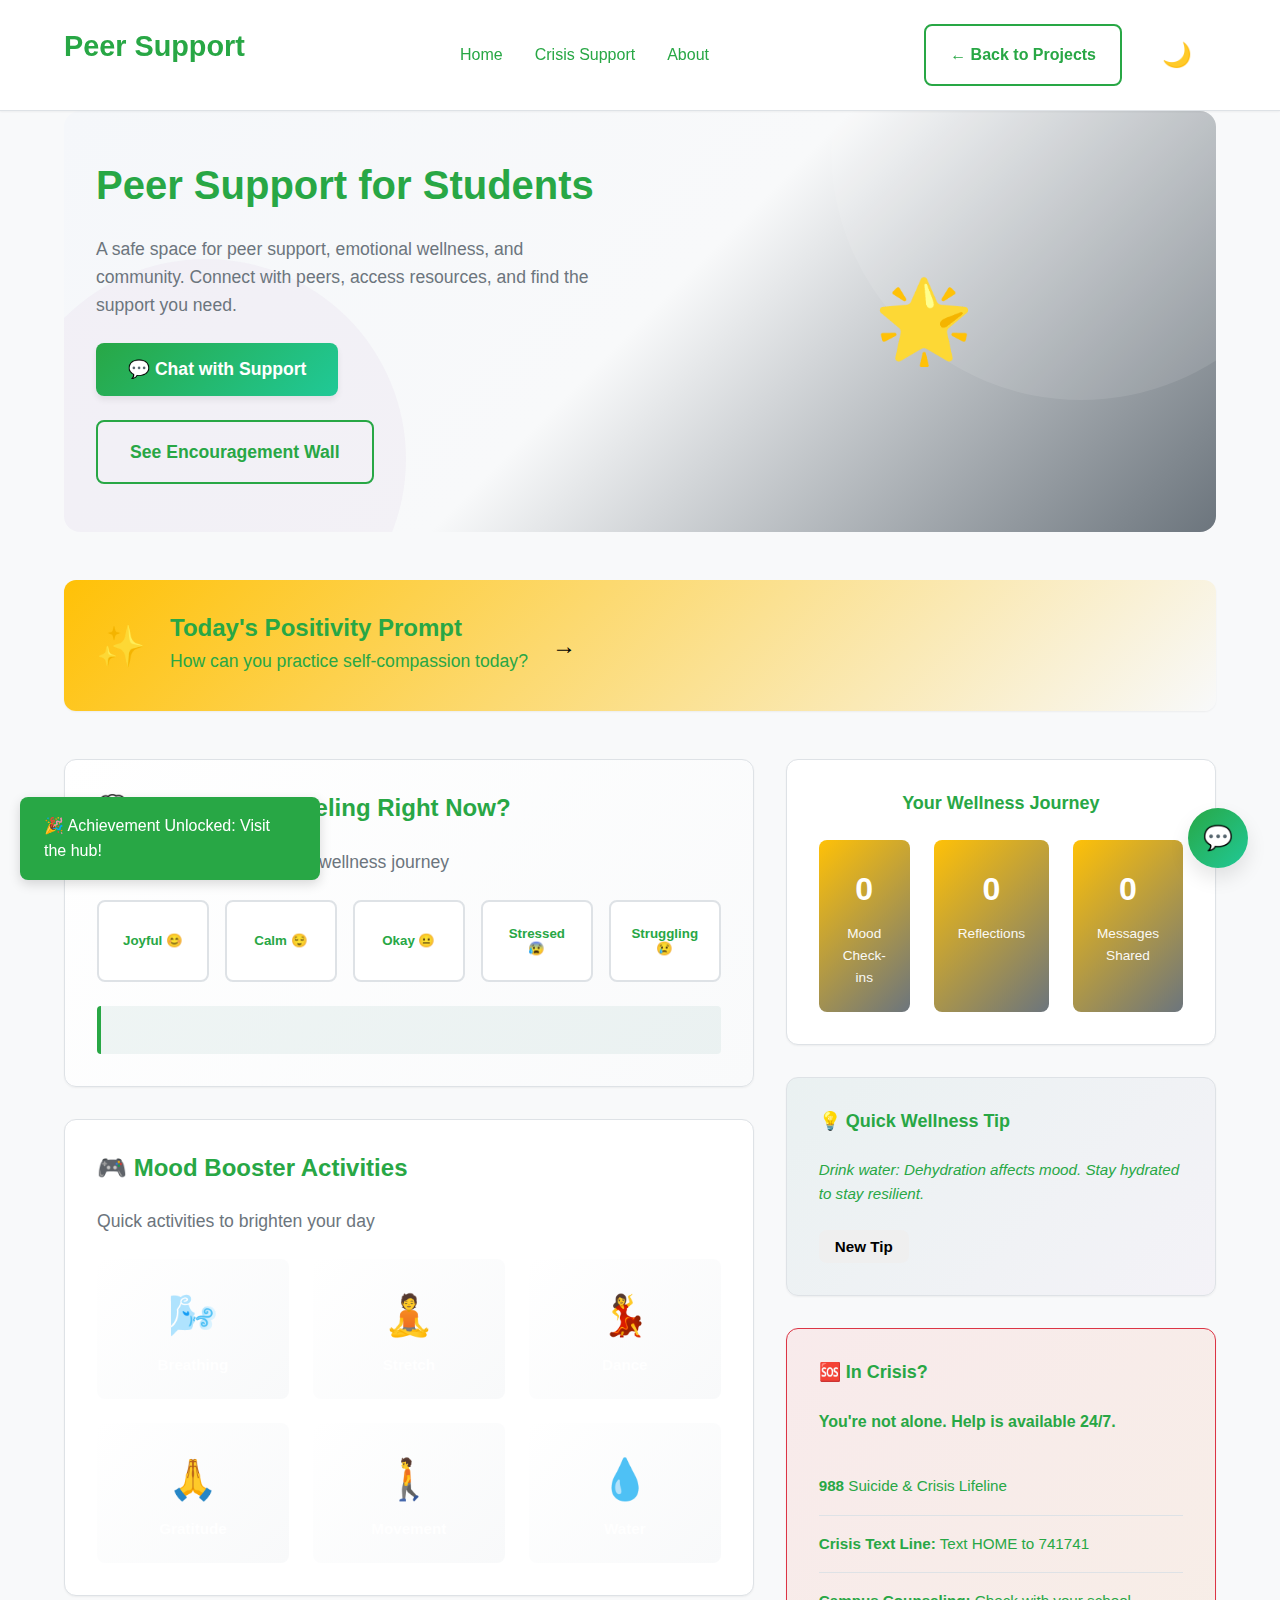
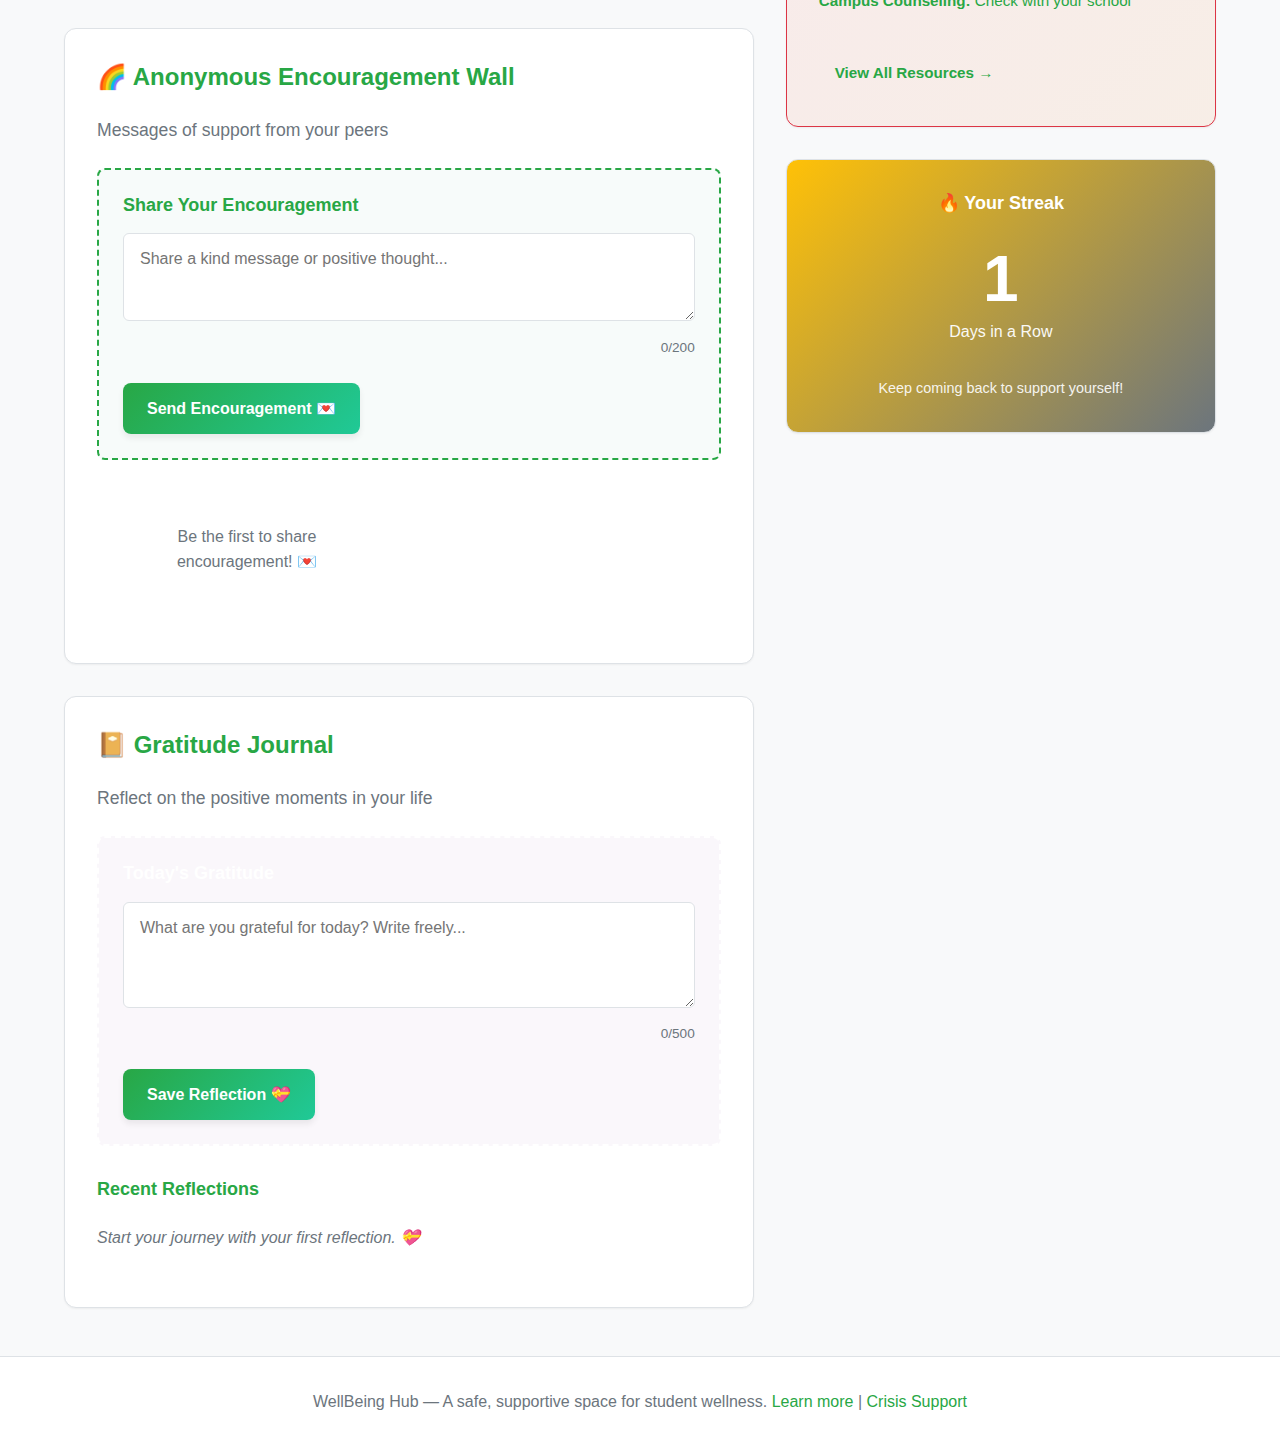
<file: Hwee/c240-project-website/index.html>
<!doctype html>
<html lang="en">

<head>
    <meta charset="utf-8">
    <meta name="viewport" content="width=device-width,initial-scale=1">
    <title>Peer Support - Republic Polytechnic Singapore</title>
    <link rel="stylesheet" href="css/styles.css">
</head>

<body>
    <header class="site-header" role="banner">
        <div class="container header-inner">
            <h1 class="site-title"><a href="index.html">Peer Support</a></h1>
            <nav class="site-nav" aria-label="Main navigation">
                <a href="index.html">Home</a>
                <a href="resources.html">Crisis Support</a>
                <a href="about.html">About</a>
            </nav>
            <div class="header-actions">
                <a href="http://localhost:8000/index.html" class="btn btn-ghost" aria-label="Back to project selection">← Back to Projects</a>
                <button id="themeToggle" class="btn btn-icon" aria-pressed="false"
                    aria-label="Toggle dark mode">🌙</button>
                <button id="navToggle" class="nav-toggle" aria-label="Open menu" aria-expanded="false">☰</button>
            </div>
        </div>
    </header>

    <main class="container main" id="main">
        <!-- Hero Section with Chatbot CTA -->
        <section class="hero hero-wellness">
            <div class="hero-inner">
                <div class="hero-copy">
                    <h2>Peer Support for Students</h2>
                    <p class="lead">A safe space for peer support, emotional wellness, and community. Connect with peers, access resources, and find the support you need.</p>
                    <div class="hero-ctas">
                        <button id="openChatBtn" class="btn btn-large btn-primary">💬 Chat with Support</button>
                        <a class="btn btn-large btn-ghost" href="#encouragement">See Encouragement Wall</a>
                    </div>
                </div>
                <div class="hero-media" aria-hidden="true">
                    <div class="hero-illustration">🌟</div>
                </div>
            </div>
        </section>

        <!-- Daily Positivity Prompt -->
        <section class="positivity-prompt card">
            <div class="prompt-content">
                <span class="prompt-icon">✨</span>
                <div class="prompt-text">
                    <h3>Today's Positivity Prompt</h3>
                    <p id="dailyPrompt" class="prompt-message">What's one small thing you're grateful for today?</p>
                </div>
                <button id="nextPrompt" class="btn-icon" aria-label="Next prompt">→</button>
            </div>
        </section>

        <!-- Two Column Layout -->
        <div class="grid">
            <div class="col main-col">

                <!-- Mood Check-in -->
                <section id="mood" class="card mood-card" aria-labelledby="moodLabel">
                    <h3 id="moodLabel">💭 How Are You Feeling Right Now?</h3>
                    <p class="lead">Quick check-in to track your wellness journey</p>
                    <div class="mood-options" id="moodOptions" role="radiogroup" aria-label="Mood selector">
                        <button class="mood" data-mood="joyful">Joyful 😊</button>
                        <button class="mood" data-mood="calm">Calm 😌</button>
                        <button class="mood" data-mood="okay">Okay 😐</button>
                        <button class="mood" data-mood="stressed">Stressed 😰</button>
                        <button class="mood" data-mood="struggling">Struggling 😢</button>
                    </div>
                    <div id="moodResponse" class="mood-response" aria-live="polite" role="status"></div>
                </section>

                <!-- Mood Booster Activities -->
                <section class="card activities-card">
                    <h3>🎮 Mood Booster Activities</h3>
                    <p class="lead">Quick activities to brighten your day</p>
                    <div class="activities-grid" id="activitiesGrid"></div>
                </section>

                <!-- Anonymous Encouragement Wall -->
                <section id="encouragement" class="card encouragement-card">
                    <h3>🌈 Anonymous Encouragement Wall</h3>
                    <p class="lead">Messages of support from your peers</p>

                    <div class="encouragement-form">
                        <h4>Share Your Encouragement</h4>
                        <textarea id="encouragementInput" placeholder="Share a kind message or positive thought..."
                            maxlength="200" rows="3"></textarea>
                        <p class="char-count"><span id="charCount">0</span>/200</p>
                        <button id="submitEncouragement" class="btn btn-primary">Send Encouragement 💌</button>
                    </div>

                    <div id="encouragementWall" class="encouragement-wall"></div>
                </section>

                <!-- Gratitude Journal -->
                <section class="card gratitude-card">
                    <h3>📔 Gratitude Journal</h3>
                    <p class="lead">Reflect on the positive moments in your life</p>

                    <div class="gratitude-form">
                        <h4>Today's Gratitude</h4>
                        <textarea id="gratitudeInput" placeholder="What are you grateful for today? Write freely..."
                            maxlength="500" rows="4"></textarea>
                        <p class="char-count"><span id="gratCount">0</span>/500</p>
                        <button id="submitGratitude" class="btn btn-primary">Save Reflection 💝</button>
                    </div>

                    <div class="gratitude-history">
                        <h4>Recent Reflections</h4>
                        <div id="gratitudeList" class="gratitude-list"></div>
                    </div>
                </section>

            </div>

            <!-- Sidebar -->
            <aside class="col sidebar-col">

                <!-- Wellness Stats -->
                <div class="card stats-card">
                    <h4>Your Wellness Journey</h4>
                    <div class="stat-grid">
                        <div class="stat-item">
                            <div class="stat-number" id="statMoodChecks">0</div>
                            <div class="stat-label">Mood Check-ins</div>
                        </div>
                        <div class="stat-item">
                            <div class="stat-number" id="statGratitude">0</div>
                            <div class="stat-label">Reflections</div>
                        </div>
                        <div class="stat-item">
                            <div class="stat-number" id="statEncouragement">0</div>
                            <div class="stat-label">Messages Shared</div>
                        </div>
                    </div>
                </div>

                <!-- Quick Wellness Tips -->
                <div class="card tips-card">
                    <h4>💡 Quick Wellness Tip</h4>
                    <p id="wellnessTip" class="tip-text"></p>
                    <button id="nextTip" class="btn btn-small ghost">New Tip</button>
                </div>

                <!-- Crisis Support -->
                <div class="card crisis-card">
                    <h4>🆘 In Crisis?</h4>
                    <p class="crisis-text">You're not alone. Help is available 24/7.</p>
                    <ul class="crisis-list">
                        <li><strong>988</strong> Suicide & Crisis Lifeline</li>
                        <li><strong>Crisis Text Line:</strong> Text HOME to 741741</li>
                        <li><strong>Campus Counseling:</strong> Check with your school</li>
                    </ul>
                    <a href="resources.html" class="btn btn-small ghost">View All Resources →</a>
                </div>

                <!-- Streak Tracker -->
                <div class="card streak-card">
                    <h4>🔥 Your Streak</h4>
                    <div class="streak-display">
                        <div class="streak-number" id="streakCount">0</div>
                        <div class="streak-label">Days in a Row</div>
                    </div>
                    <p class="streak-message">Keep coming back to support yourself!</p>
                </div>

            </aside>
        </div>

    </main>

    <!-- Flowise Chatbot Configuration -->
    <script>
        const FLOWISE_CONFIG = {
            apiHost: "https://cloud.flowiseai.com",
            chatflowId: "e4723add-ad6f-4995-aca3-bfa8af411463",
            headers: {
                "Content-Type": "application/json"
            }
        };
    </script>

    <!-- Chatbot Widget HTML -->
    <div id="chatbotWidget" class="chatbot-widget" role="region" aria-label="Support chatbot">
        <button id="chatToggle" class="chat-toggle" aria-label="Open support chat" aria-expanded="false">💬</button>

        <div id="chatPanel" class="chat-panel" hidden>
            <div class="chat-header">
                <h3>Support Chat</h3>
                <button id="chatClose" class="btn-icon" aria-label="Close chat">✕</button>
            </div>
            <div id="chatMessages" class="chat-messages" role="log" aria-label="Chat messages"></div>
            <div class="chat-input">
                <textarea id="chatInput" placeholder="How are you feeling? I'm here to listen..." rows="2"></textarea>
                <button id="chatSend" class="btn btn-small btn-primary" aria-label="Send message">Send</button>
            </div>
        </div>
    </div>

    <footer class="site-footer">
        <p>WellBeing Hub — A safe, supportive space for student wellness. <a href="about.html">Learn more</a> | <a
                href="resources.html">Crisis Support</a></p>
    </footer>

    <script src="js/app.js"></script>
</body>

</html>
</file>
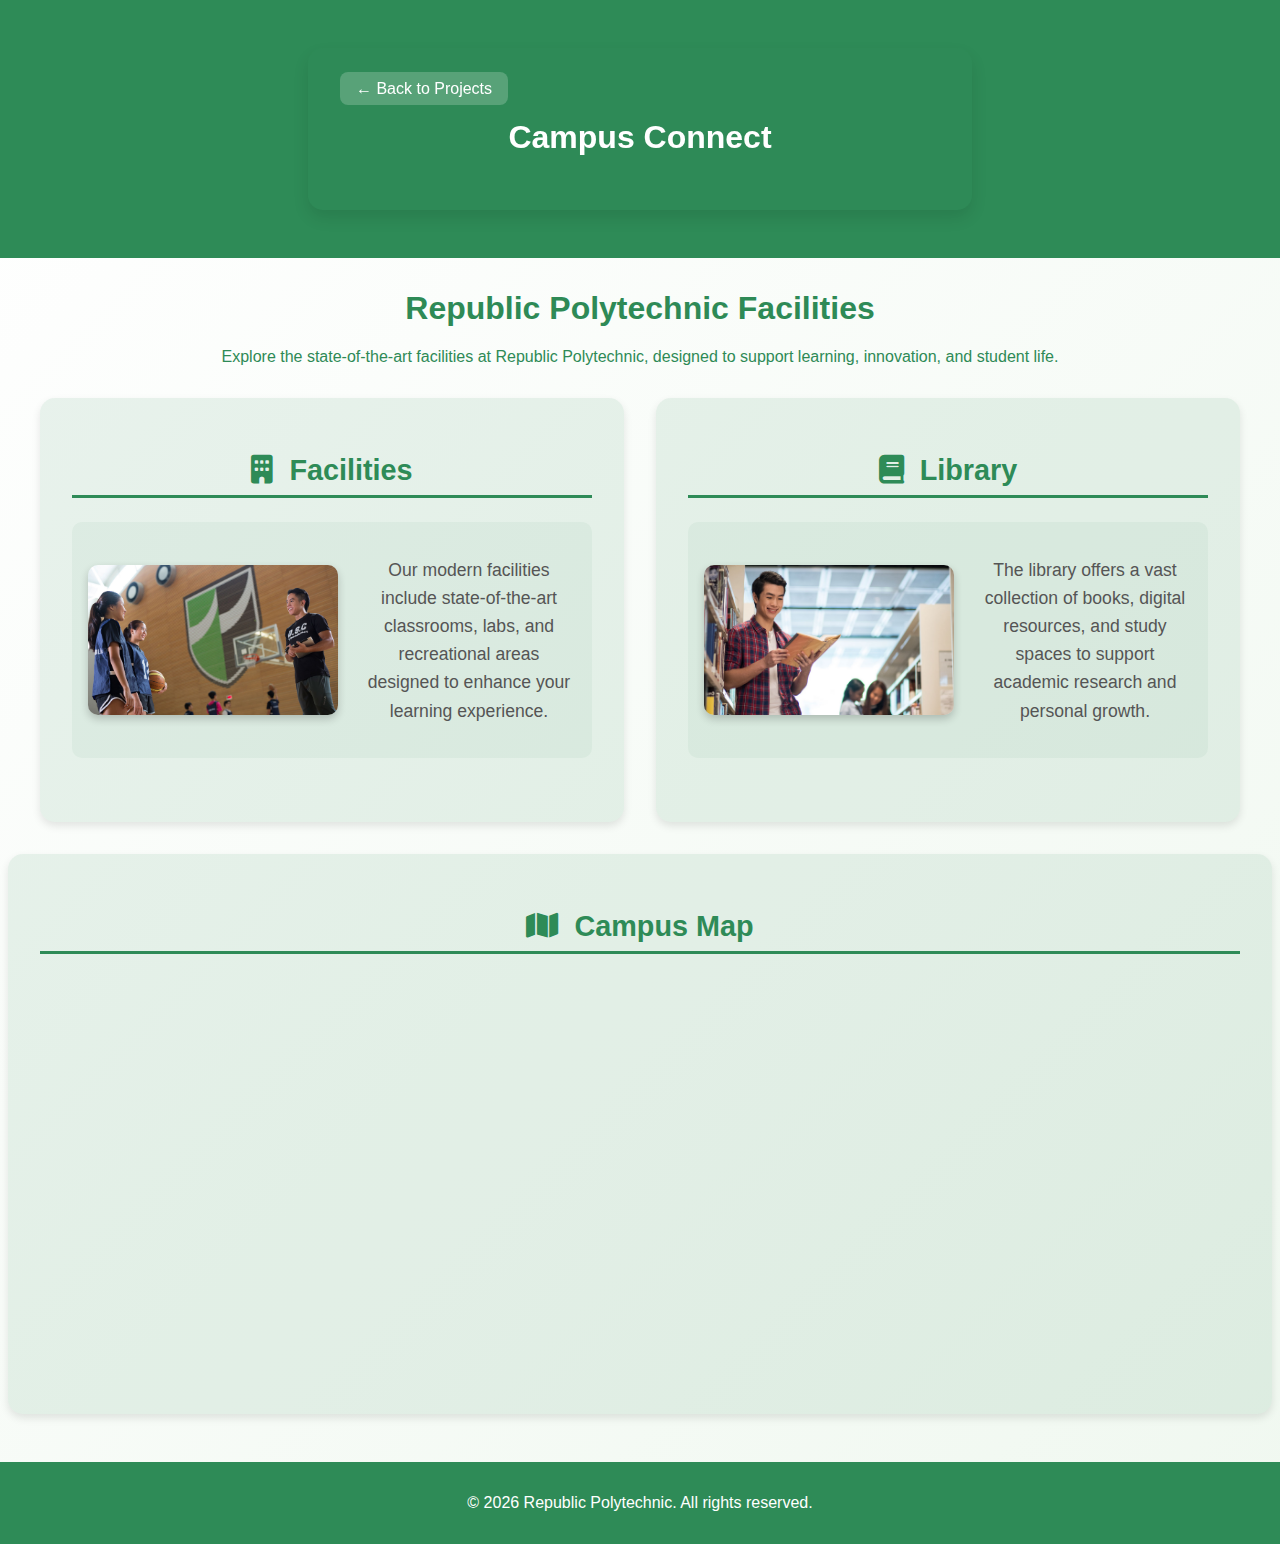
<file: ESTA PUAH/c240/FacilitiesChatBot/index.html>
<!DOCTYPE html>
<html lang="en">
<head>
    <meta charset="UTF-8">
    <meta name="viewport" content="width=device-width, initial-scale=1.0">
    <title>Campus Connect – Facilities</title>
    <link rel="stylesheet" href="https://cdnjs.cloudflare.com/ajax/libs/font-awesome/6.0.0/css/all.min.css">
    <link rel="stylesheet" href="estastyles.css">
    <script src="https://cdn.botpress.cloud/webchat/v3.5/inject.js"></script>
    <script src="https://files.bpcontent.cloud/2026/01/07/08/20260107080521-VG7ODOUF.js" defer></script>
</head>
<body>
  <header>
    <div class="container">
      <nav class="header-nav">
        <a href="../../../index.html" class="back-btn" aria-label="Back to project selection">← Back to Projects</a>
      </nav>
      <h1>Campus Connect</h1>
    </div>
  </header>

  <div class="facilities-container">
    <h1>Republic Polytechnic Facilities</h1>
    <p>Explore the state-of-the-art facilities at Republic Polytechnic, designed to support learning, innovation, and student life.</p>     
  </div>

  <div class="facilities-grid">
    <div class="facility-section slide-in">
      <h2><i class="fas fa-building"></i> Facilities</h2>
      <div class="facility-item">
        <img src="facilities-sub.jpg" alt="Facilities placeholder image">
        <div class="text">
          <p>Our modern facilities include state-of-the-art classrooms, labs, and recreational areas designed to enhance your learning experience.</p>
        </div>
      </div>
    </div>

    <div class="facility-section slide-in delay">
      <h2><i class="fas fa-book"></i> Library</h2>
      <div class="facility-item">
        <img src="library-banner.jpg" alt="Library placeholder image">
        <div class="text">
          <p>The library offers a vast collection of books, digital resources, and study spaces to support academic research and personal growth.</p>
        </div>
      </div>
    </div>
  </div>

  <div class="facility-section map-section slide-in delay-more">
    <h2><i class="fas fa-map"></i> Campus Map</h2>
    <iframe src="https://maps.google.com/maps?q=Republic+Polytechnic,+Singapore&output=embed" width="100%" height="400" frameborder="0" style="border:0" allowfullscreen></iframe>
  </div>

  <footer>
    <p>&copy; 2026 Republic Polytechnic. All rights reserved.</p>
  </footer>
  
</body>

</html>
</file>
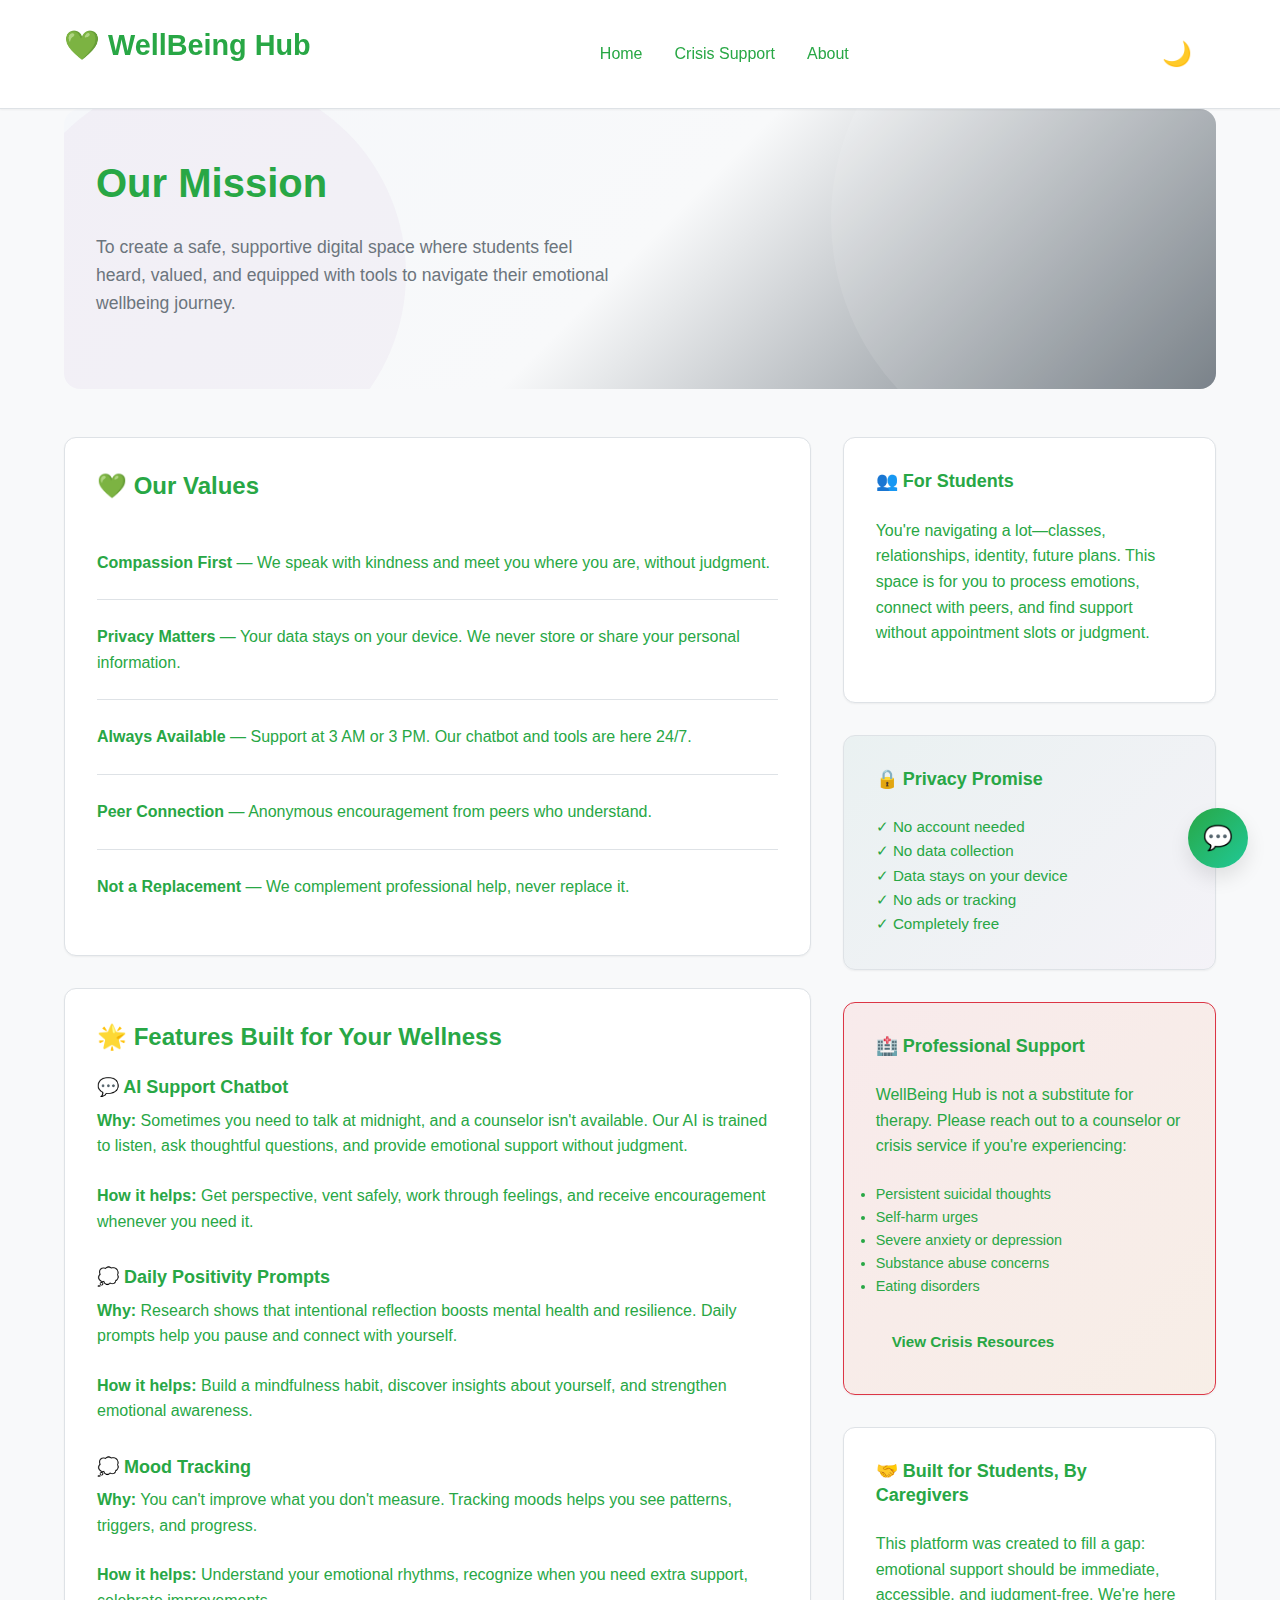
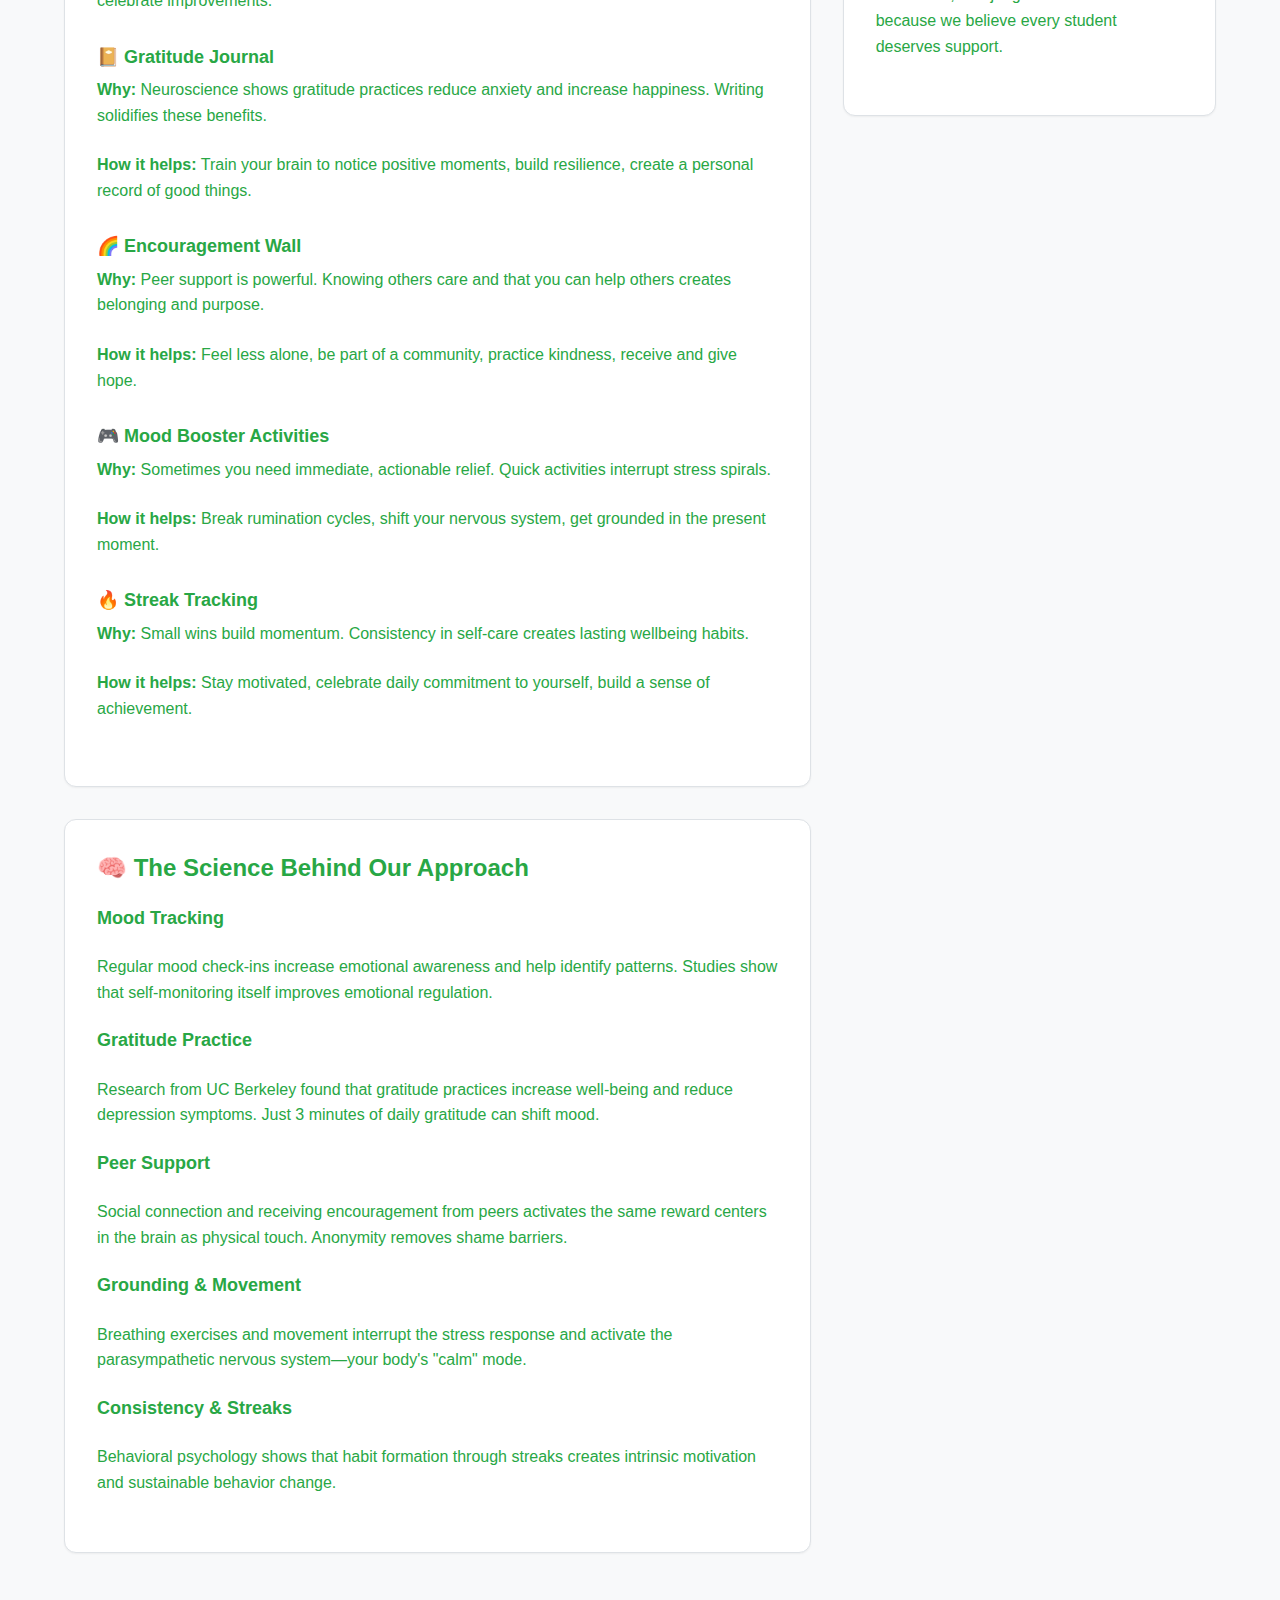
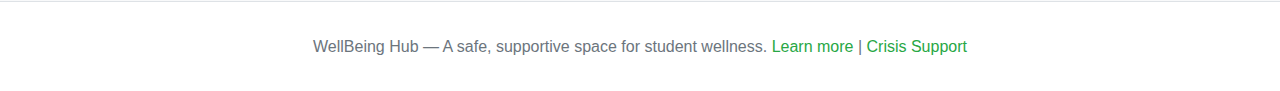
<file: Hwee/c240-project-website/about.html>
<!doctype html>
<html lang="en">

<head>
    <meta charset="utf-8">
    <meta name="viewport" content="width=device-width,initial-scale=1">
    <title>About WellBeing Hub</title>
    <link rel="stylesheet" href="css/styles.css">
</head>

<body>
    <header class="site-header" role="banner">
        <div class="container header-inner">
            <h1 class="site-title"><a href="index.html">💚 WellBeing Hub</a></h1>
            <nav class="site-nav" aria-label="Main navigation">
                <a href="index.html">Home</a>
                <a href="resources.html">Crisis Support</a>
                <a href="about.html">About</a>
            </nav>
            <div class="header-actions">
                <button id="themeToggle" class="btn btn-icon" aria-pressed="false"
                    aria-label="Toggle dark mode">🌙</button>
                <button id="navToggle" class="nav-toggle" aria-label="Open menu" aria-expanded="false">☰</button>
            </div>
        </div>
    </header>

    <main class="container main" id="main">
        <section class="hero hero-wellness" style="margin-bottom: 3rem;">
            <div class="hero-inner">
                <div class="hero-copy">
                    <h2>Our Mission</h2>
                    <p class="lead">To create a safe, supportive digital space where students feel heard, valued, and
                        equipped with tools to navigate their emotional wellbeing journey.</p>
                </div>
            </div>
        </section>

        <div class="grid">
            <div class="col main-col">

                <!-- Core Values -->
                <section class="card">
                    <h3>💚 Our Values</h3>
                    <ul style="list-style: none; padding: 0;">
                        <li style="padding: var(--spacing-md) 0; border-bottom: 1px solid var(--border);">
                            <strong>Compassion First</strong> — We speak with kindness and meet you where you are,
                            without judgment.
                        </li>
                        <li style="padding: var(--spacing-md) 0; border-bottom: 1px solid var(--border);">
                            <strong>Privacy Matters</strong> — Your data stays on your device. We never store or share
                            your personal information.
                        </li>
                        <li style="padding: var(--spacing-md) 0; border-bottom: 1px solid var(--border);">
                            <strong>Always Available</strong> — Support at 3 AM or 3 PM. Our chatbot and tools are here
                            24/7.
                        </li>
                        <li style="padding: var(--spacing-md) 0; border-bottom: 1px solid var(--border);">
                            <strong>Peer Connection</strong> — Anonymous encouragement from peers who understand.
                        </li>
                        <li style="padding: var(--spacing-md) 0;">
                            <strong>Not a Replacement</strong> — We complement professional help, never replace it.
                        </li>
                    </ul>
                </section>

                <!-- Features & Their Impact -->
                <section class="card">
                    <h3>🌟 Features Built for Your Wellness</h3>

                    <div style="margin-bottom: 2rem;">
                        <h4 style="color: var(--primary); margin-bottom: 0.5rem;">💬 AI Support Chatbot</h4>
                        <p><strong>Why:</strong> Sometimes you need to talk at midnight, and a counselor isn't
                            available. Our AI is trained to listen, ask thoughtful questions, and provide emotional
                            support without judgment.</p>
                        <p><strong>How it helps:</strong> Get perspective, vent safely, work through feelings, and
                            receive encouragement whenever you need it.</p>
                    </div>

                    <div style="margin-bottom: 2rem;">
                        <h4 style="color: var(--primary); margin-bottom: 0.5rem;">💭 Daily Positivity Prompts</h4>
                        <p><strong>Why:</strong> Research shows that intentional reflection boosts mental health and
                            resilience. Daily prompts help you pause and connect with yourself.</p>
                        <p><strong>How it helps:</strong> Build a mindfulness habit, discover insights about yourself,
                            and strengthen emotional awareness.</p>
                    </div>

                    <div style="margin-bottom: 2rem;">
                        <h4 style="color: var(--primary); margin-bottom: 0.5rem;">💭 Mood Tracking</h4>
                        <p><strong>Why:</strong> You can't improve what you don't measure. Tracking moods helps you see
                            patterns, triggers, and progress.</p>
                        <p><strong>How it helps:</strong> Understand your emotional rhythms, recognize when you need
                            extra support, celebrate improvements.</p>
                    </div>

                    <div style="margin-bottom: 2rem;">
                        <h4 style="color: var(--primary); margin-bottom: 0.5rem;">📔 Gratitude Journal</h4>
                        <p><strong>Why:</strong> Neuroscience shows gratitude practices reduce anxiety and increase
                            happiness. Writing solidifies these benefits.</p>
                        <p><strong>How it helps:</strong> Train your brain to notice positive moments, build resilience,
                            create a personal record of good things.</p>
                    </div>

                    <div style="margin-bottom: 2rem;">
                        <h4 style="color: var(--primary); margin-bottom: 0.5rem;">🌈 Encouragement Wall</h4>
                        <p><strong>Why:</strong> Peer support is powerful. Knowing others care and that you can help
                            others creates belonging and purpose.</p>
                        <p><strong>How it helps:</strong> Feel less alone, be part of a community, practice kindness,
                            receive and give hope.</p>
                    </div>

                    <div style="margin-bottom: 2rem;">
                        <h4 style="color: var(--primary); margin-bottom: 0.5rem;">🎮 Mood Booster Activities</h4>
                        <p><strong>Why:</strong> Sometimes you need immediate, actionable relief. Quick activities
                            interrupt stress spirals.</p>
                        <p><strong>How it helps:</strong> Break rumination cycles, shift your nervous system, get
                            grounded in the present moment.</p>
                    </div>

                    <div style="margin-bottom: 2rem;">
                        <h4 style="color: var(--primary); margin-bottom: 0.5rem;">🔥 Streak Tracking</h4>
                        <p><strong>Why:</strong> Small wins build momentum. Consistency in self-care creates lasting
                            wellbeing habits.</p>
                        <p><strong>How it helps:</strong> Stay motivated, celebrate daily commitment to yourself, build
                            a sense of achievement.</p>
                    </div>
                </section>

                <!-- The Science Behind It -->
                <section class="card">
                    <h3>🧠 The Science Behind Our Approach</h3>

                    <h4>Mood Tracking</h4>
                    <p>Regular mood check-ins increase emotional awareness and help identify patterns. Studies show that
                        self-monitoring itself improves emotional regulation.</p>

                    <h4>Gratitude Practice</h4>
                    <p>Research from UC Berkeley found that gratitude practices increase well-being and reduce
                        depression symptoms. Just 3 minutes of daily gratitude can shift mood.</p>

                    <h4>Peer Support</h4>
                    <p>Social connection and receiving encouragement from peers activates the same reward centers in the
                        brain as physical touch. Anonymity removes shame barriers.</p>

                    <h4>Grounding & Movement</h4>
                    <p>Breathing exercises and movement interrupt the stress response and activate the parasympathetic
                        nervous system—your body's "calm" mode.</p>

                    <h4>Consistency & Streaks</h4>
                    <p>Behavioral psychology shows that habit formation through streaks creates intrinsic motivation and
                        sustainable behavior change.</p>
                </section>

            </div>

            <!-- Sidebar -->
            <aside class="col sidebar-col">

                <!-- For Students -->
                <div class="card">
                    <h4>👥 For Students</h4>
                    <p>You're navigating a lot—classes, relationships, identity, future plans. This space is for you to
                        process emotions, connect with peers, and find support without appointment slots or judgment.
                    </p>
                </div>

                <!-- Privacy Promise -->
                <div class="card"
                    style="background: linear-gradient(135deg, rgba(106, 167, 161, 0.1) 0%, rgba(205, 180, 219, 0.1) 100%);">
                    <h4>🔒 Privacy Promise</h4>
                    <ul style="list-style: none; padding: 0; font-size: 0.95rem;">
                        <li>✓ No account needed</li>
                        <li>✓ No data collection</li>
                        <li>✓ Data stays on your device</li>
                        <li>✓ No ads or tracking</li>
                        <li>✓ Completely free</li>
                    </ul>
                </div>

                <!-- When to Seek Professional Help -->
                <div class="card crisis-card">
                    <h4>🏥 Professional Support</h4>
                    <p>WellBeing Hub is not a substitute for therapy. Please reach out to a counselor or crisis service
                        if you're experiencing:</p>
                    <ul style="font-size: 0.9rem; line-height: 1.6;">
                        <li>Persistent suicidal thoughts</li>
                        <li>Self-harm urges</li>
                        <li>Severe anxiety or depression</li>
                        <li>Substance abuse concerns</li>
                        <li>Eating disorders</li>
                    </ul>
                    <a href="resources.html" class="btn btn-small" style="margin-top: var(--spacing-md);">View Crisis
                        Resources</a>
                </div>

                <!-- Started By -->
                <div class="card">
                    <h4>🤝 Built for Students, By Caregivers</h4>
                    <p>This platform was created to fill a gap: emotional support should be immediate, accessible, and
                        judgment-free. We're here because we believe every student deserves support.</p>
                </div>

            </aside>
        </div>

    </main>



    <div id="chatbotWidget" class="chatbot-widget" role="region" aria-label="Support chatbot">
        <button id="chatToggle" class="chat-toggle" aria-label="Open support chat" aria-expanded="false">💬</button>
        <div id="chatPanel" class="chat-panel" hidden>
            <div class="chat-header">
                <h3>Support Chat</h3>
                <button id="chatClose" class="btn-icon" aria-label="Close chat">✕</button>
            </div>
            <div id="chatMessages" class="chat-messages" role="log" aria-label="Chat messages"></div>
            <div class="chat-input">
                <textarea id="chatInput" placeholder="How are you feeling? I'm here to listen..." rows="2"></textarea>
                <button id="chatSend" class="btn btn-small btn-primary" aria-label="Send message">Send</button>
            </div>
        </div>
    </div>

    <footer class="site-footer">
        <p>WellBeing Hub — A safe, supportive space for student wellness. <a href="about.html">Learn more</a> | <a
                href="resources.html">Crisis Support</a></p>
    </footer>

    <script src="js/app.js"></script>
</body>

</html>
</file>
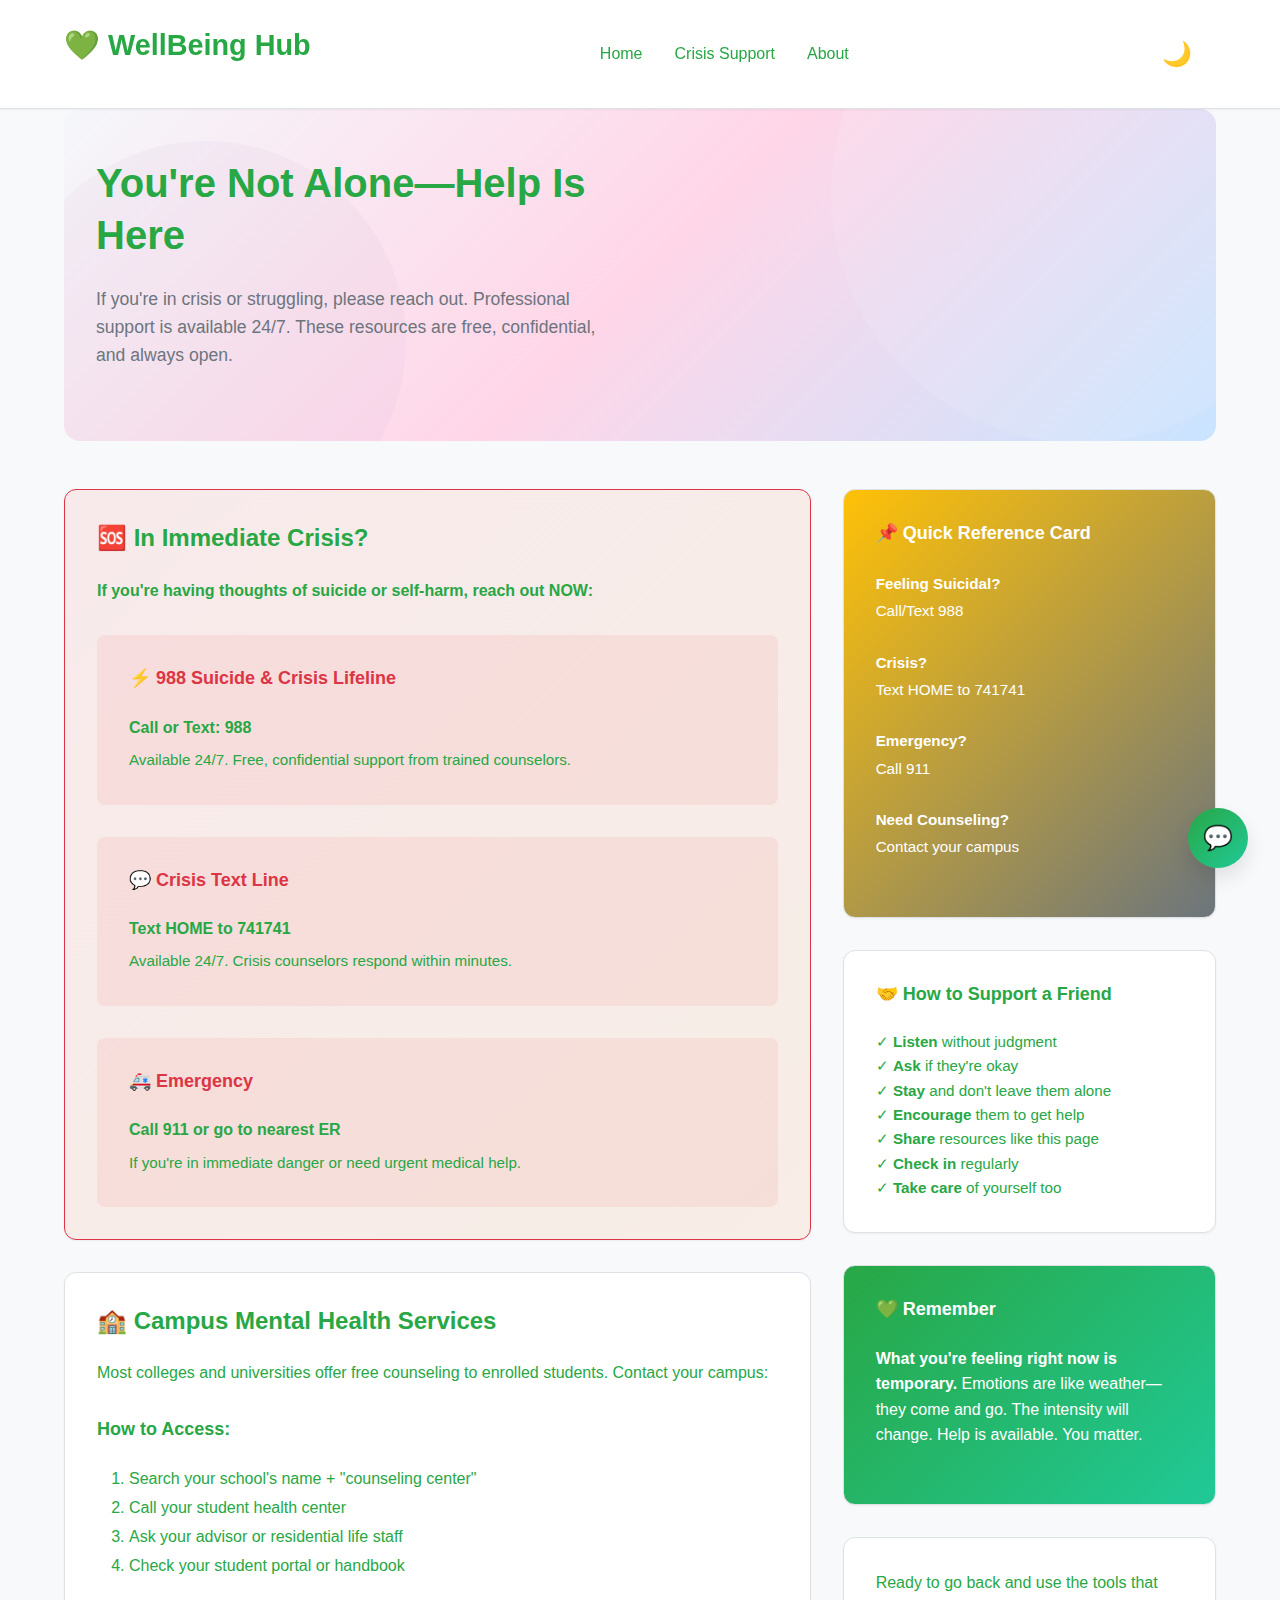
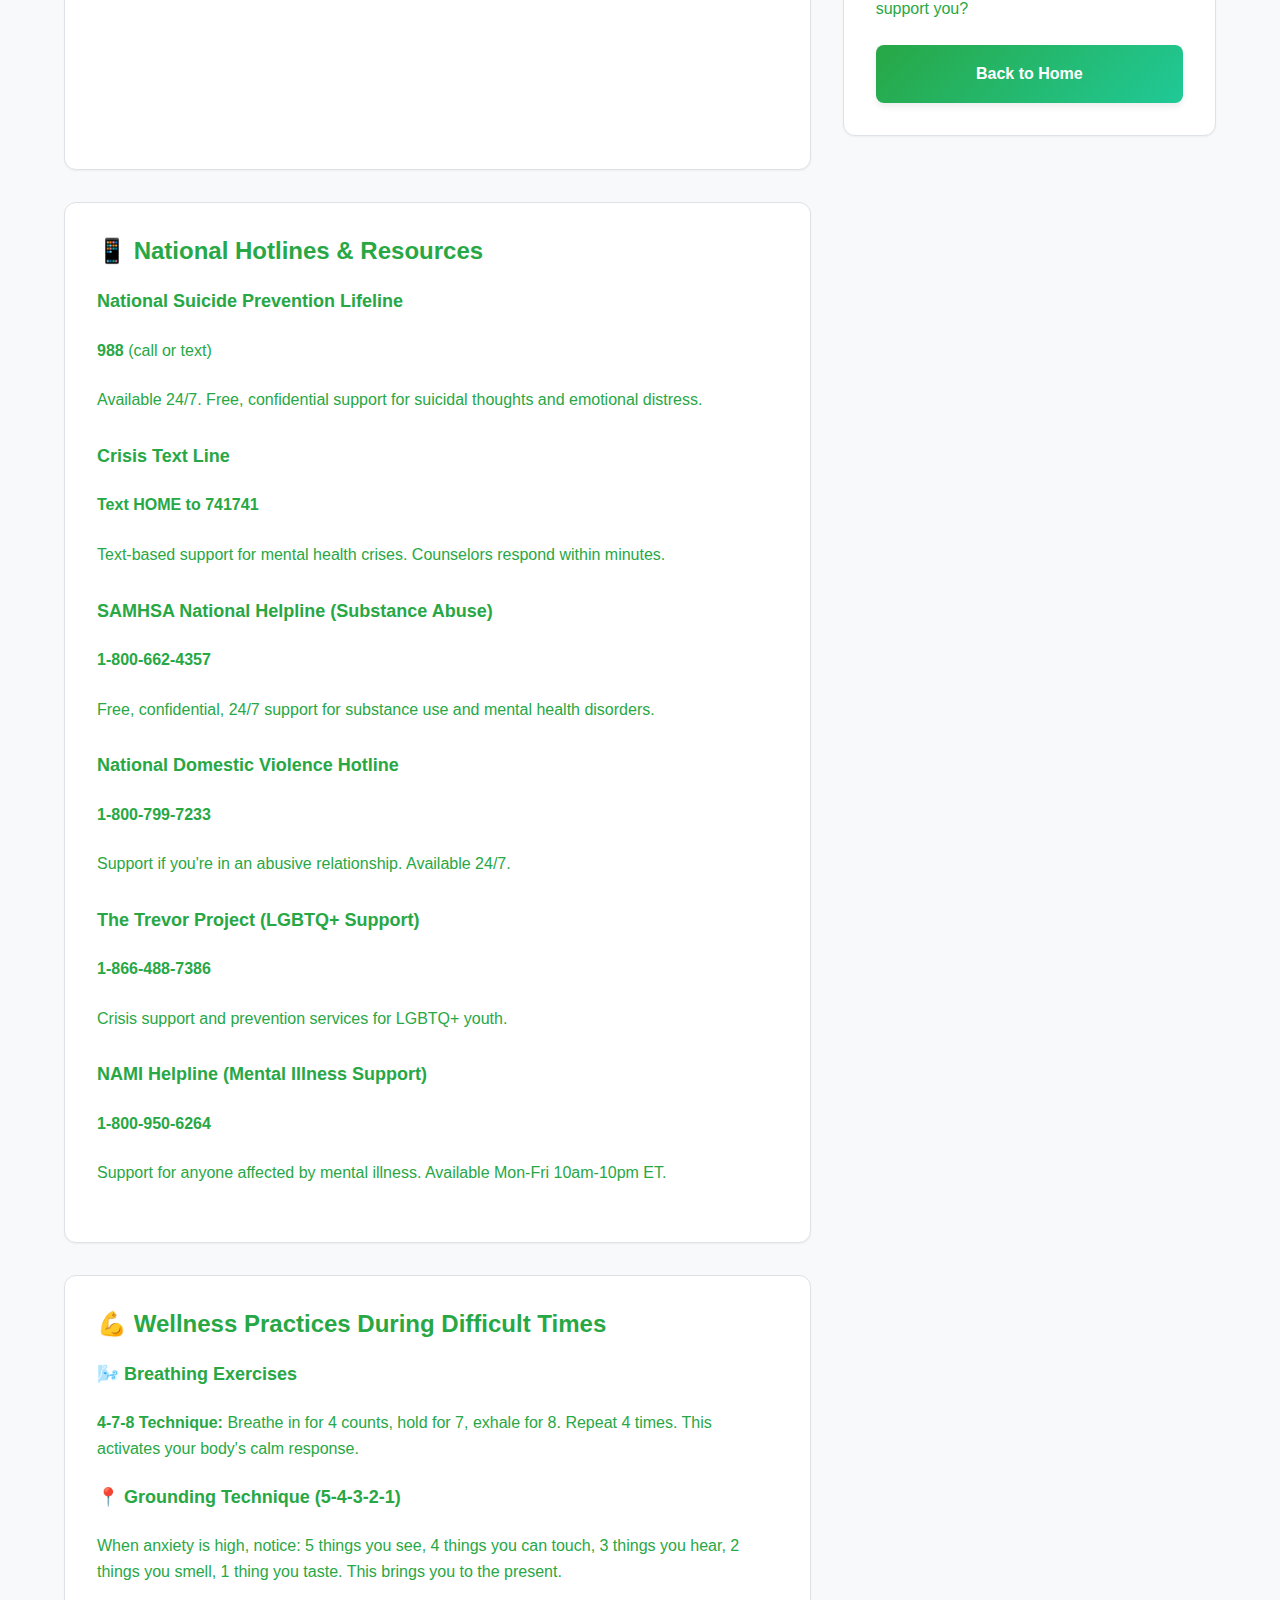
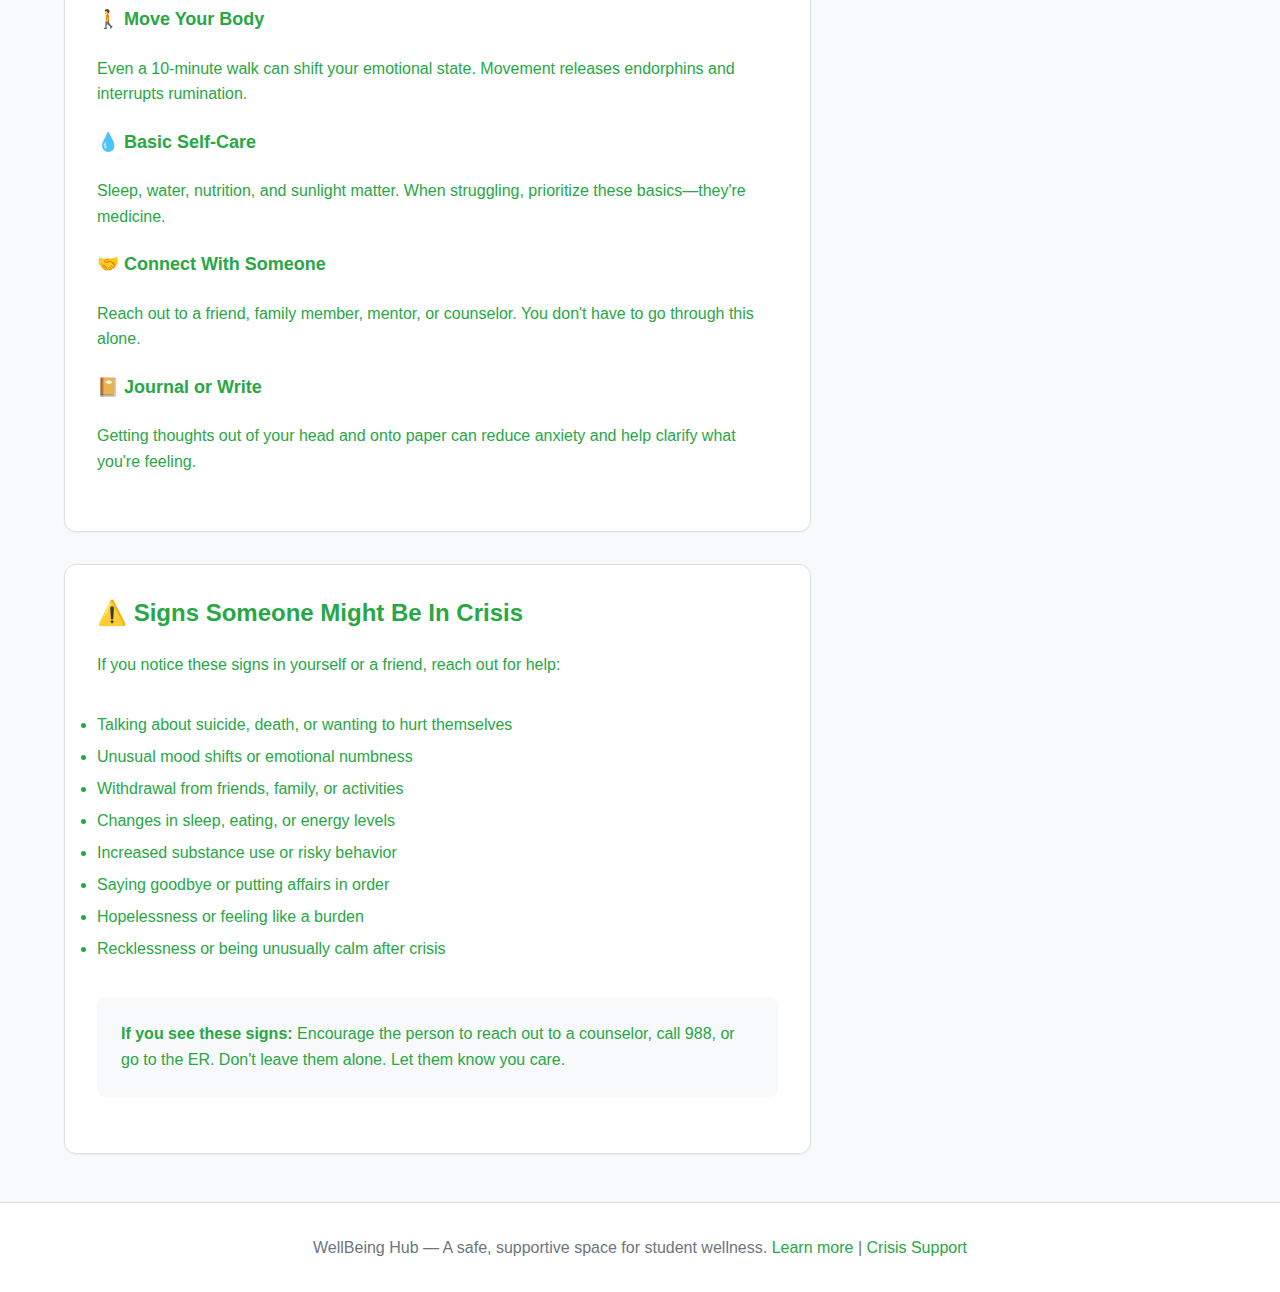
<file: Hwee/c240-project-website/resources.html>
<!doctype html>
<html lang="en">

<head>
    <meta charset="utf-8">
    <meta name="viewport" content="width=device-width,initial-scale=1">
    <title>Crisis Support & Resources</title>
    <link rel="stylesheet" href="css/styles.css">
</head>

<body>
    <header class="site-header" role="banner">
        <div class="container header-inner">
            <h1 class="site-title"><a href="index.html">💚 WellBeing Hub</a></h1>
            <nav class="site-nav" aria-label="Main navigation">
                <a href="index.html">Home</a>
                <a href="resources.html">Crisis Support</a>
                <a href="about.html">About</a>
            </nav>
            <div class="header-actions">
                <button id="themeToggle" class="btn btn-icon" aria-pressed="false"
                    aria-label="Toggle dark mode">🌙</button>
                <button id="navToggle" class="nav-toggle" aria-label="Open menu" aria-expanded="false">☰</button>
            </div>
        </div>
    </header>

    <main class="container main" id="main">
        <section class="hero hero-wellness"
            style="background: linear-gradient(135deg, #f5f7fa 0%, #ffd6e8 50%, #c9e4ff 100%); margin-bottom: 3rem;">
            <div class="hero-inner">
                <div class="hero-copy">
                    <h2>You're Not Alone—Help Is Here</h2>
                    <p class="lead">If you're in crisis or struggling, please reach out. Professional support is
                        available 24/7. These resources are free, confidential, and always open.</p>
                </div>
            </div>
        </section>

        <div class="grid">
            <div class="col main-col">

                <!-- Immediate Crisis Support -->
                <section class="card crisis-card">
                    <h3>🆘 In Immediate Crisis?</h3>
                    <p style="font-weight: 600; margin-bottom: var(--spacing-lg);">If you're having thoughts of suicide
                        or self-harm, reach out NOW:</p>

                    <div
                        style="background: rgba(245, 101, 101, 0.1); padding: var(--spacing-lg); border-radius: 8px; margin-bottom: var(--spacing-lg);">
                        <h4 style="color: var(--danger); margin-bottom: var(--spacing-md);">⚡ 988 Suicide & Crisis
                            Lifeline</h4>
                        <p style="margin-bottom: 0.5rem;"><strong>Call or Text: 988</strong></p>
                        <p style="font-size: 0.95rem; margin-bottom: 0;">Available 24/7. Free, confidential support from
                            trained counselors.</p>
                    </div>

                    <div
                        style="background: rgba(245, 101, 101, 0.1); padding: var(--spacing-lg); border-radius: 8px; margin-bottom: var(--spacing-lg);">
                        <h4 style="color: var(--danger); margin-bottom: var(--spacing-md);">💬 Crisis Text Line</h4>
                        <p style="margin-bottom: 0.5rem;"><strong>Text HOME to 741741</strong></p>
                        <p style="font-size: 0.95rem; margin-bottom: 0;">Available 24/7. Crisis counselors respond
                            within minutes.</p>
                    </div>

                    <div style="background: rgba(245, 101, 101, 0.1); padding: var(--spacing-lg); border-radius: 8px;">
                        <h4 style="color: var(--danger); margin-bottom: var(--spacing-md);">🚑 Emergency</h4>
                        <p style="margin-bottom: 0.5rem;"><strong>Call 911 or go to nearest ER</strong></p>
                        <p style="font-size: 0.95rem; margin-bottom: 0;">If you're in immediate danger or need urgent
                            medical help.</p>
                    </div>
                </section>

                <!-- Campus & Academic Resources -->
                <section class="card">
                    <h3>🏫 Campus Mental Health Services</h3>
                    <p>Most colleges and universities offer free counseling to enrolled students. Contact your campus:
                    </p>

                    <div style="margin-top: var(--spacing-lg);">
                        <h4>How to Access:</h4>
                        <ol style="margin-left: var(--spacing-lg); line-height: 1.8;">
                            <li>Search your school's name + "counseling center"</li>
                            <li>Call your student health center</li>
                            <li>Ask your advisor or residential life staff</li>
                            <li>Check your student portal or handbook</li>
                        </ol>
                    </div>

                    <div
                        style="background: var(--accent); color: white; padding: var(--spacing-md); border-radius: 8px; margin-top: var(--spacing-lg);">
                        <strong>✓ Usually free or low-cost for students</strong><br>
                        <strong>✓ Confidential sessions</strong><br>
                        <strong>✓ Often have evening/weekend hours</strong>
                    </div>
                </section>

                <!-- National Resources -->
                <section class="card">
                    <h3>📱 National Hotlines & Resources</h3>

                    <div style="margin-bottom: 2rem;">
                        <h4>National Suicide Prevention Lifeline</h4>
                        <p><strong>988</strong> (call or text)</p>
                        <p>Available 24/7. Free, confidential support for suicidal thoughts and emotional distress.</p>
                    </div>

                    <div style="margin-bottom: 2rem;">
                        <h4>Crisis Text Line</h4>
                        <p><strong>Text HOME to 741741</strong></p>
                        <p>Text-based support for mental health crises. Counselors respond within minutes.</p>
                    </div>

                    <div style="margin-bottom: 2rem;">
                        <h4>SAMHSA National Helpline (Substance Abuse)</h4>
                        <p><strong>1-800-662-4357</strong></p>
                        <p>Free, confidential, 24/7 support for substance use and mental health disorders.</p>
                    </div>

                    <div style="margin-bottom: 2rem;">
                        <h4>National Domestic Violence Hotline</h4>
                        <p><strong>1-800-799-7233</strong></p>
                        <p>Support if you're in an abusive relationship. Available 24/7.</p>
                    </div>

                    <div style="margin-bottom: 2rem;">
                        <h4>The Trevor Project (LGBTQ+ Support)</h4>
                        <p><strong>1-866-488-7386</strong></p>
                        <p>Crisis support and prevention services for LGBTQ+ youth.</p>
                    </div>

                    <div>
                        <h4>NAMI Helpline (Mental Illness Support)</h4>
                        <p><strong>1-800-950-6264</strong></p>
                        <p>Support for anyone affected by mental illness. Available Mon-Fri 10am-10pm ET.</p>
                    </div>
                </section>

                <!-- Wellness Tips During Tough Times -->
                <section class="card">
                    <h3>💪 Wellness Practices During Difficult Times</h3>

                    <div style="margin-bottom: 1.5rem;">
                        <h4>🌬️ Breathing Exercises</h4>
                        <p><strong>4-7-8 Technique:</strong> Breathe in for 4 counts, hold for 7, exhale for 8. Repeat 4
                            times. This activates your body's calm response.</p>
                    </div>

                    <div style="margin-bottom: 1.5rem;">
                        <h4>📍 Grounding Technique (5-4-3-2-1)</h4>
                        <p>When anxiety is high, notice: 5 things you see, 4 things you can touch, 3 things you hear, 2
                            things you smell, 1 thing you taste. This brings you to the present.</p>
                    </div>

                    <div style="margin-bottom: 1.5rem;">
                        <h4>🚶 Move Your Body</h4>
                        <p>Even a 10-minute walk can shift your emotional state. Movement releases endorphins and
                            interrupts rumination.</p>
                    </div>

                    <div style="margin-bottom: 1.5rem;">
                        <h4>💧 Basic Self-Care</h4>
                        <p>Sleep, water, nutrition, and sunlight matter. When struggling, prioritize these
                            basics—they're medicine.</p>
                    </div>

                    <div style="margin-bottom: 1.5rem;">
                        <h4>🤝 Connect With Someone</h4>
                        <p>Reach out to a friend, family member, mentor, or counselor. You don't have to go through this
                            alone.</p>
                    </div>

                    <div>
                        <h4>📔 Journal or Write</h4>
                        <p>Getting thoughts out of your head and onto paper can reduce anxiety and help clarify what
                            you're feeling.</p>
                    </div>
                </section>

                <!-- Recognizing Crisis Signs -->
                <section class="card">
                    <h3>⚠️ Signs Someone Might Be In Crisis</h3>
                    <p>If you notice these signs in yourself or a friend, reach out for help:</p>

                    <ul style="margin: var(--spacing-lg) 0; line-height: 2;">
                        <li>Talking about suicide, death, or wanting to hurt themselves</li>
                        <li>Unusual mood shifts or emotional numbness</li>
                        <li>Withdrawal from friends, family, or activities</li>
                        <li>Changes in sleep, eating, or energy levels</li>
                        <li>Increased substance use or risky behavior</li>
                        <li>Saying goodbye or putting affairs in order</li>
                        <li>Hopelessness or feeling like a burden</li>
                        <li>Recklessness or being unusually calm after crisis</li>
                    </ul>

                    <p
                        style="background: var(--accent-warm); padding: var(--spacing-md); border-radius: 8px; margin-top: var(--spacing-lg);">
                        <strong>If you see these signs:</strong> Encourage the person to reach out to a counselor, call
                        988, or go to the ER. Don't leave them alone. Let them know you care.
                    </p>
                </section>

            </div>

            <!-- Sidebar -->
            <aside class="col sidebar-col">

                <!-- Quick Reference -->
                <div class="card"
                    style="background: linear-gradient(135deg, var(--accent-gold) 0%, var(--secondary) 100%); color: white;">
                    <h4>📌 Quick Reference Card</h4>
                    <div style="font-size: 0.95rem; line-height: 1.8;">
                        <p><strong>Feeling Suicidal?</strong><br>Call/Text 988</p>
                        <p><strong>Crisis?</strong><br>Text HOME to 741741</p>
                        <p><strong>Emergency?</strong><br>Call 911</p>
                        <p><strong>Need Counseling?</strong><br>Contact your campus</p>
                    </div>
                </div>

                <!-- How to Help a Friend -->
                <div class="card">
                    <h4>🤝 How to Support a Friend</h4>
                    <ul style="list-style: none; padding: 0; font-size: 0.95rem;">
                        <li>✓ <strong>Listen</strong> without judgment</li>
                        <li>✓ <strong>Ask</strong> if they're okay</li>
                        <li>✓ <strong>Stay</strong> and don't leave them alone</li>
                        <li>✓ <strong>Encourage</strong> them to get help</li>
                        <li>✓ <strong>Share</strong> resources like this page</li>
                        <li>✓ <strong>Check in</strong> regularly</li>
                        <li>✓ <strong>Take care</strong> of yourself too</li>
                    </ul>
                </div>

                <!-- It Gets Better -->
                <div class="card"
                    style="background: linear-gradient(135deg, var(--primary) 0%, var(--primary-light) 100%); color: white;">
                    <h4>💚 Remember</h4>
                    <p><strong>What you're feeling right now is temporary.</strong> Emotions are like weather—they come
                        and go. The intensity will change. Help is available. You matter.</p>
                </div>

                <!-- Back to Main -->
                <div class="card">
                    <p style="margin-bottom: var(--spacing-md);">Ready to go back and use the tools that support you?
                    </p>
                    <a href="index.html" class="btn btn-primary" style="width: 100%; text-align: center;">Back to
                        Home</a>
                </div>

            </aside>
        </div>

    </main>

    <!-- Flowise Chatbot -->
    <script>
        const FLOWISE_CONFIG = {
            apiHost: "https://cloud.flowiseai.com",
            chatflowId: "e4723add-ad6f-4995-aca3-bfa8af411463",
            headers: { "Content-Type": "application/json" }
        };

        async function queryFlowise(question) {
            try {
                const response = await fetch(`${FLOWISE_CONFIG.apiHost}/api/v1/prediction/${FLOWISE_CONFIG.chatflowId}`, {
                    method: "POST",
                    headers: FLOWISE_CONFIG.headers,
                    body: JSON.stringify({ question: question })
                });
                const result = await response.json();
                return result;
            } catch (error) {
                console.error("Chatbot error:", error);
                return { text: "I'm here to support you. Please try again." };
            }
        }
        window.queryFlowise = queryFlowise;
    </script>

    <div id="chatbotWidget" class="chatbot-widget" role="region" aria-label="Support chatbot">
        <button id="chatToggle" class="chat-toggle" aria-label="Open support chat" aria-expanded="false">💬</button>
        <div id="chatPanel" class="chat-panel" hidden>
            <div class="chat-header">
                <h3>Support Chat</h3>
                <button id="chatClose" class="btn-icon" aria-label="Close chat">✕</button>
            </div>
            <div id="chatMessages" class="chat-messages" role="log" aria-label="Chat messages"></div>
            <div class="chat-input">
                <textarea id="chatInput" placeholder="How are you feeling? I'm here to listen..." rows="2"></textarea>
                <button id="chatSend" class="btn btn-small btn-primary" aria-label="Send message">Send</button>
            </div>
        </div>
    </div>

    <footer class="site-footer">
        <p>WellBeing Hub — A safe, supportive space for student wellness. <a href="about.html">Learn more</a> | <a
                href="resources.html">Crisis Support</a></p>
    </footer>

    <script src="js/app.js"></script>
</body>

</html>
</file>
<file: Hwee/c240-project-website/css/styles.css>
/* ========================================
   WellBeing Hub - Wellness-First CSS
   Calming, Cheerful, and Supportive Design
   ======================================== */

:root {
    /* Republic Polytechnic Color Palette - Green Theme */
    --primary: #28a745;
    /* Green */
    --primary-light: #20c997;
    /* Light green */
    --secondary: #6c757d;
    /* Gray */
    --accent: #ffffff;
    /* White */
    --accent-warm: #f8f9fa;
    /* Light gray */
    --accent-gold: #ffc107;
    /* Yellow */

    /* Neutrals */
    --bg-light: #f8f9fa;
    /* Light gray background */
    --bg-white: #ffffff;
    /* Pure white */
    --text-dark: #28a745;
    /* Dark green text */
    --text-light: #6c757d;
    /* Light gray text */
    --border: #dee2e6;
    /* Gray border */

    /* Status Colors */
    --success: #28a745;
    /* Green */
    --warning: #ffc107;
    /* Yellow */
    --danger: #dc3545;
    /* Red */

    /* Typography */
    --font-family: -apple-system, BlinkMacSystemFont, "Segoe UI", Roboto, "Helvetica Neue", Arial, sans-serif;
    --font-size-base: 16px;
    --line-height: 1.6;

    /* Spacing */
    --spacing-xs: 0.5rem;
    --spacing-sm: 1rem;
    --spacing-md: 1.5rem;
    --spacing-lg: 2rem;
    --spacing-xl: 3rem;

    /* Shadows */
    --shadow-sm: 0 1px 2px rgba(0, 0, 0, 0.05);
    --shadow-md: 0 4px 6px rgba(0, 0, 0, 0.07);
    --shadow-lg: 0 10px 20px rgba(0, 0, 0, 0.1);
}

/* Dark Mode */
html.dark {
    --primary: #20c997;
    --primary-light: #51cf66;
    --secondary: #868e96;
    --accent: #f8f9fa;
    --accent-warm: #e9ecef;
    --accent-gold: #ffc107;
    --bg-light: #212529;
    --bg-white: #343a40;
    --text-dark: #ffffff;
    --text-light: #adb5bd;
    --border: #495057;
}

/* ========================================
   Reset & Base Styles
   ======================================== */

* {
    margin: 0;
    padding: 0;
    box-sizing: border-box;
}

html {
    scroll-behavior: smooth;
}

body {
    font-family: var(--font-family);
    font-size: var(--font-size-base);
    line-height: var(--line-height);
    color: var(--text-dark);
    background-color: var(--bg-light);
    transition: background-color 0.3s ease, color 0.3s ease;
}

/* ========================================
   Typography
   ======================================== */

h1,
h2,
h3,
h4,
h5,
h6 {
    margin-bottom: var(--spacing-sm);
    font-weight: 600;
    line-height: 1.3;
}

h1 {
    font-size: 2.5rem;
}

h2 {
    font-size: 2rem;
}

h3 {
    font-size: 1.5rem;
}

h4 {
    font-size: 1.125rem;
}

p {
    margin-bottom: var(--spacing-md);
}

.lead {
    font-size: 1.1rem;
    color: var(--text-light);
    margin-bottom: var(--spacing-md);
}

a {
    color: var(--primary);
    text-decoration: none;
    transition: color 0.2s ease;
}

a:hover {
    color: var(--primary-light);
    text-decoration: underline;
}

/* ========================================
   Layout
   ======================================== */

.container {
    max-width: 1200px;
    margin: 0 auto;
    padding: 0 var(--spacing-md);
}

.grid {
    display: grid;
    grid-template-columns: 2fr 1fr;
    gap: var(--spacing-lg);
    margin-bottom: var(--spacing-xl);
}

.col {
    display: flex;
    flex-direction: column;
    gap: var(--spacing-lg);
}

/* ========================================
   Header
   ======================================== */

.site-header {
    background-color: var(--bg-white);
    border-bottom: 1px solid var(--border);
    padding: var(--spacing-md) 0;
    position: sticky;
    top: 0;
    z-index: 100;
    box-shadow: var(--shadow-sm);
}

.header-inner {
    display: flex;
    justify-content: space-between;
    align-items: center;
}

.site-title a {
    font-size: 1.8rem;
    font-weight: 700;
    color: var(--text-dark);
    display: flex;
    align-items: center;
    gap: 0.5rem;
}

.site-nav {
    display: flex;
    gap: var(--spacing-lg);
}

.site-nav a {
    color: var(--text-dark);
    font-weight: 500;
    transition: color 0.2s ease;
}

.site-nav a:hover {
    color: var(--primary);
    text-decoration: none;
}

.header-actions {
    display: flex;
    gap: var(--spacing-sm);
}

.nav-toggle {
    display: none;
    background: none;
    border: none;
    font-size: 1.5rem;
    cursor: pointer;
}

/* ========================================
   Buttons
   ======================================== */

.btn {
    padding: var(--spacing-sm) var(--spacing-md);
    border: none;
    border-radius: 8px;
    font-size: 1rem;
    font-weight: 600;
    cursor: pointer;
    transition: all 0.3s ease;
    display: inline-block;
    text-align: center;
}

.btn-primary {
    background: linear-gradient(135deg, var(--primary) 0%, var(--primary-light) 100%);
    color: white;
    box-shadow: var(--shadow-md);
}

.btn-primary:hover {
    transform: translateY(-2px);
    box-shadow: var(--shadow-lg);
}

.btn-ghost {
    background: transparent;
    color: var(--primary);
    border: 2px solid var(--primary);
}

.btn-ghost:hover {
    background: var(--primary);
    color: white;
}

.btn-large {
    padding: 1rem 2rem;
    font-size: 1.1rem;
}

.btn-small {
    padding: 0.5rem 1rem;
    font-size: 0.95rem;
}

.btn-icon {
    background: none;
    border: none;
    font-size: 1.5rem;
    cursor: pointer;
    transition: transform 0.2s ease;
}

.btn-icon:hover {
    transform: scale(1.2);
}

/* ========================================
   Cards & Sections
   ======================================== */

.card {
    background-color: var(--bg-white);
    border: 1px solid var(--border);
    border-radius: 12px;
    padding: var(--spacing-lg);
    box-shadow: var(--shadow-sm);
    transition: all 0.3s ease;
}

.card:hover {
    box-shadow: var(--shadow-md);
}

.card h3,
.card h4 {
    margin-bottom: var(--spacing-md);
}

/* ========================================
   Hero Section
   ======================================== */

.hero-wellness {
    background: linear-gradient(135deg, #f5f7fa 0%, var(--accent-warm) 50%, var(--secondary) 100%);
    border-radius: 16px;
    padding: var(--spacing-xl) var(--spacing-lg);
    margin-bottom: var(--spacing-xl);
    position: relative;
    overflow: hidden;
}

.hero-wellness::before {
    content: '';
    position: absolute;
    top: -50%;
    right: -10%;
    width: 500px;
    height: 500px;
    background: rgba(255, 255, 255, 0.1);
    border-radius: 50%;
    animation: float 6s ease-in-out infinite;
}

.hero-wellness::after {
    content: '';
    position: absolute;
    bottom: -30%;
    left: -5%;
    width: 400px;
    height: 400px;
    background: rgba(205, 180, 219, 0.1);
    border-radius: 50%;
    animation: float 8s ease-in-out infinite reverse;
}

.hero-inner {
    display: grid;
    grid-template-columns: 1fr 1fr;
    gap: var(--spacing-xl);
    align-items: center;
    position: relative;
    z-index: 2;
}

.hero-copy h2 {
    font-size: 2.5rem;
    color: var(--text-dark);
    margin-bottom: var(--spacing-md);
}

.hero-ctas {
    display: flex;
    gap: var(--spacing-md);
    flex-wrap: wrap;
}

.hero-illustration {
    font-size: 5rem;
    text-align: center;
    animation: float 4s ease-in-out infinite;
}

@keyframes float {

    0%,
    100% {
        transform: translateY(0px);
    }

    50% {
        transform: translateY(-20px);
    }
}

/* ========================================
   Positivity Prompt
   ======================================== */

.positivity-prompt {
    background: linear-gradient(135deg, var(--accent-gold) 0%, var(--accent-warm) 100%);
    border: none;
    color: var(--text-dark);
    margin-bottom: var(--spacing-xl);
}

.prompt-content {
    display: flex;
    align-items: center;
    gap: var(--spacing-md);
}

.prompt-icon {
    font-size: 2.5rem;
    animation: pulse 2s ease-in-out infinite;
}

@keyframes pulse {

    0%,
    100% {
        transform: scale(1);
    }

    50% {
        transform: scale(1.1);
    }
}

.prompt-text h3,
.prompt-text p {
    margin-bottom: 0.25rem;
}

.prompt-message {
    font-size: 1.1rem;
    font-weight: 500;
}

/* ========================================
   Mood Card
   ======================================== */

.mood-card {
    background: linear-gradient(135deg, #ffffff 0%, #f9fafb 100%);
}

.mood-options {
    display: grid;
    grid-template-columns: repeat(5, 1fr);
    gap: var(--spacing-sm);
    margin-bottom: var(--spacing-md);
}

.mood {
    padding: var(--spacing-md) var(--spacing-sm);
    border: 2px solid var(--border);
    border-radius: 8px;
    background: var(--bg-white);
    color: var(--text-dark);
    cursor: pointer;
    transition: all 0.3s ease;
    font-weight: 600;
}

.mood:hover {
    border-color: var(--primary);
    background: rgba(106, 167, 161, 0.1);
    transform: translateY(-4px);
}

.mood[aria-pressed="true"] {
    background: linear-gradient(135deg, var(--primary) 0%, var(--primary-light) 100%);
    color: white;
    border-color: var(--primary);
    box-shadow: var(--shadow-md);
}

.mood-response {
    background: rgba(106, 167, 161, 0.1);
    border-left: 4px solid var(--primary);
    padding: var(--spacing-md);
    border-radius: 4px;
    font-weight: 500;
    min-height: 1.5rem;
}

/* ========================================
   Activities Card
   ======================================== */

.activities-grid {
    display: grid;
    grid-template-columns: repeat(3, 1fr);
    gap: var(--spacing-md);
}

.activity-item {
    background: linear-gradient(135deg, var(--accent) 0%, var(--accent-warm) 100%);
    padding: var(--spacing-md);
    border-radius: 8px;
    text-align: center;
    cursor: pointer;
    transition: all 0.3s ease;
    color: white;
    font-weight: 600;
    min-height: 120px;
    display: flex;
    flex-direction: column;
    justify-content: center;
    align-items: center;
}

.activity-item:hover {
    transform: translateY(-8px);
    box-shadow: var(--shadow-lg);
}

.activity-emoji {
    font-size: 2.5rem;
    margin-bottom: 0.5rem;
}

.activity-name {
    font-size: 0.95rem;
    line-height: 1.3;
}

/* ========================================
   Encouragement Wall
   ======================================== */

.encouragement-form {
    background: rgba(106, 167, 161, 0.05);
    border: 2px dashed var(--primary);
    padding: var(--spacing-md);
    border-radius: 8px;
    margin-bottom: var(--spacing-lg);
}

.encouragement-form h4 {
    margin-bottom: var(--spacing-sm);
    color: var(--primary);
}

textarea {
    width: 100%;
    padding: var(--spacing-sm);
    border: 1px solid var(--border);
    border-radius: 6px;
    font-family: var(--font-family);
    font-size: 1rem;
    resize: vertical;
    transition: border-color 0.2s ease;
}

textarea:focus {
    outline: none;
    border-color: var(--primary);
    box-shadow: 0 0 0 3px rgba(106, 167, 161, 0.1);
}

.char-count {
    font-size: 0.85rem;
    color: var(--text-light);
    margin-top: 0.5rem;
    text-align: right;
}

.encouragement-wall {
    display: grid;
    grid-template-columns: repeat(auto-fill, minmax(200px, 1fr));
    gap: var(--spacing-md);
}

.encouragement-message {
    background: linear-gradient(135deg, var(--accent-warm) 0%, #ffe4f0 100%);
    padding: var(--spacing-md);
    border-radius: 8px;
    font-size: 0.95rem;
    line-height: 1.5;
    position: relative;
    box-shadow: var(--shadow-sm);
    animation: slideIn 0.5s ease-out;
}

@keyframes slideIn {
    from {
        opacity: 0;
        transform: translateY(20px);
    }

    to {
        opacity: 1;
        transform: translateY(0);
    }
}

.message-date {
    font-size: 0.75rem;
    color: rgba(0, 0, 0, 0.5);
    margin-top: var(--spacing-sm);
    font-style: italic;
}

/* ========================================
   Gratitude Journal
   ======================================== */

.gratitude-form {
    background: rgba(205, 180, 219, 0.1);
    border: 2px dashed var(--accent);
    padding: var(--spacing-md);
    border-radius: 8px;
    margin-bottom: var(--spacing-lg);
}

.gratitude-form h4 {
    margin-bottom: var(--spacing-sm);
    color: var(--accent);
}

.gratitude-history {
    margin-top: var(--spacing-lg);
}

.gratitude-history h4 {
    margin-bottom: var(--spacing-md);
}

.gratitude-list {
    display: flex;
    flex-direction: column;
    gap: var(--spacing-md);
}

.gratitude-entry {
    background: linear-gradient(135deg, rgba(245, 198, 170, 0.3) 0%, rgba(205, 180, 219, 0.3) 100%);
    padding: var(--spacing-md);
    border-radius: 8px;
    border-left: 4px solid var(--secondary);
}

.entry-date {
    font-size: 0.85rem;
    color: var(--text-light);
    margin-bottom: 0.5rem;
    font-weight: 600;
}

.entry-text {
    font-size: 0.95rem;
    line-height: 1.6;
    color: var(--text-dark);
}

.delete-entry {
    background: transparent;
    border: none;
    color: var(--danger);
    cursor: pointer;
    font-size: 0.85rem;
    margin-top: 0.5rem;
    padding: 0;
}

/* ========================================
   Sidebar Stats
   ======================================== */

.stats-card {
    text-align: center;
}

.stat-grid {
    display: grid;
    grid-template-columns: repeat(3, 1fr);
    gap: var(--spacing-md);
}

.stat-item {
    background: linear-gradient(135deg, var(--accent-gold) 0%, var(--secondary) 100%);
    padding: var(--spacing-md);
    border-radius: 8px;
    color: white;
}

.stat-number {
    font-size: 2rem;
    font-weight: 700;
    margin-bottom: 0.5rem;
}

.stat-label {
    font-size: 0.85rem;
    opacity: 0.95;
}

/* ========================================
   Tips Card
   ======================================== */

.tips-card {
    background: linear-gradient(135deg, rgba(106, 167, 161, 0.1) 0%, rgba(205, 180, 219, 0.1) 100%);
}

.tip-text {
    font-size: 0.95rem;
    line-height: 1.6;
    margin-bottom: var(--spacing-md);
    font-style: italic;
    color: var(--text-dark);
}

/* ========================================
   Crisis Support Card
   ======================================== */

.crisis-card {
    background: linear-gradient(135deg, rgba(245, 101, 101, 0.1) 0%, rgba(237, 137, 54, 0.1) 100%);
    border-color: var(--danger);
}

.crisis-text {
    color: var(--text-dark);
    font-weight: 600;
    margin-bottom: var(--spacing-md);
}

.crisis-list {
    list-style: none;
    margin-bottom: var(--spacing-md);
}

.crisis-list li {
    padding: var(--spacing-sm) 0;
    border-bottom: 1px solid var(--border);
    font-size: 0.95rem;
}

.crisis-list li:last-child {
    border-bottom: none;
}

/* ========================================
   Streak Tracker
   ======================================== */

.streak-card {
    background: linear-gradient(135deg, var(--accent-gold) 0%, var(--secondary) 100%);
    text-align: center;
    color: white;
}

.streak-display {
    margin: var(--spacing-lg) 0;
}

.streak-number {
    font-size: 4rem;
    font-weight: 700;
    line-height: 1;
    animation: wiggle 0.5s ease-in-out;
}

@keyframes wiggle {

    0%,
    100% {
        transform: rotate(0deg);
    }

    25% {
        transform: rotate(-5deg);
    }

    75% {
        transform: rotate(5deg);
    }
}

.streak-label {
    font-size: 1rem;
    margin-top: 0.5rem;
    opacity: 0.95;
}

.streak-message {
    font-size: 0.9rem;
    opacity: 0.9;
    margin-bottom: 0;
}

/* ========================================
   Chatbot Widget
   ======================================== */

.chatbot-widget {
    position: fixed;
    bottom: var(--spacing-lg);
    right: var(--spacing-lg);
    z-index: 1000;
}

.chat-toggle {
    width: 60px;
    height: 60px;
    border-radius: 50%;
    background: linear-gradient(135deg, var(--primary) 0%, var(--primary-light) 100%);
    color: white;
    font-size: 1.5rem;
    border: none;
    cursor: pointer;
    box-shadow: var(--shadow-lg);
    transition: all 0.3s ease;
    animation: bounce 2s ease-in-out infinite;
}

@keyframes bounce {

    0%,
    100% {
        transform: scale(1);
    }

    50% {
        transform: scale(1.05);
    }
}

.chat-toggle:hover {
    transform: scale(1.1);
}

.chat-toggle[aria-expanded="true"] {
    animation: none;
}

.chat-panel {
    position: absolute;
    bottom: 80px;
    right: 0;
    width: 480px;
    height: 650px;
    background: var(--bg-white);
    border-radius: 12px;
    box-shadow: var(--shadow-lg);
    display: flex;
    flex-direction: column;
    animation: slideUp 0.3s ease-out;
}

@keyframes slideUp {
    from {
        opacity: 0;
        transform: translateY(20px);
    }

    to {
        opacity: 1;
        transform: translateY(0);
    }
}

.chat-panel[hidden] {
    display: none !important;
}

.chat-header {
    background: linear-gradient(135deg, var(--primary) 0%, var(--primary-light) 100%);
    color: white;
    padding: var(--spacing-md);
    border-radius: 12px 12px 0 0;
    display: flex;
    justify-content: space-between;
    align-items: center;
}

.chat-header h3 {
    margin: 0;
    font-size: 1.3rem;
    font-weight: 600;
}

.chat-messages {
    flex: 1;
    overflow-y: auto;
    padding: var(--spacing-md);
    display: flex;
    flex-direction: column;
    gap: var(--spacing-sm);
}

.message {
    display: flex;
    margin-bottom: var(--spacing-sm);
    animation: slideIn 0.3s ease-out;
}

.message.user {
    justify-content: flex-end;
}

.message-content {
    max-width: 85%;
    padding: var(--spacing-md) var(--spacing-lg);
    border-radius: 8px;
    word-wrap: break-word;
    font-size: 0.95rem;
    line-height: 1.5;
}

.message.user .message-content {
    background: linear-gradient(135deg, var(--primary) 0%, var(--primary-light) 100%);
    color: white;
}

.message.bot .message-content {
    background: var(--primary);
    color: white;
}

/* Dark mode message styles */
html.dark .message.user .message-content {
    background: var(--primary-light);
}

html.dark .message.bot .message-content {
    background: var(--primary);
    color: white;
}

.chat-input {
    padding: var(--spacing-md);
    border-top: 1px solid var(--border);
    display: flex;
    gap: var(--spacing-sm);
    align-items: flex-end;
}

.chat-input textarea {
    flex: 1;
    padding: var(--spacing-sm);
    border: 1px solid var(--border);
    border-radius: 6px;
    resize: none;
    max-height: 80px;
    font-size: 0.95rem;
    line-height: 1.4;
}

/* ========================================
   Footer
   ======================================== */

.site-footer {
    background-color: var(--bg-white);
    border-top: 1px solid var(--border);
    padding: var(--spacing-lg);
    text-align: center;
    color: var(--text-light);
    margin-top: var(--spacing-xl);
}

.site-footer p {
    margin: 0;
}

/* ========================================
   Responsive Design
   ======================================== */

@media (max-width: 1024px) {
    .grid {
        grid-template-columns: 1fr;
    }

    .hero-inner {
        grid-template-columns: 1fr;
    }

    .hero-illustration {
        display: none;
    }

    .activities-grid {
        grid-template-columns: repeat(2, 1fr);
    }

    .stat-grid {
        grid-template-columns: repeat(2, 1fr);
    }

    .chat-panel {
        width: 380px;
        height: 520px;
    }
}

@media (max-width: 768px) {
    .site-nav {
        display: none;
    }

    .nav-toggle {
        display: block;
    }

    .site-nav.active {
        display: flex;
        flex-direction: column;
        position: absolute;
        top: 60px;
        left: 0;
        right: 0;
        background: var(--bg-white);
        border-bottom: 1px solid var(--border);
        padding: var(--spacing-md);
        gap: var(--spacing-md);
        z-index: 99;
    }

    h1 {
        font-size: 1.8rem;
    }

    h2 {
        font-size: 1.5rem;
    }

    .hero-wellness {
        padding: var(--spacing-lg);
    }

    .hero-copy h2 {
        font-size: 1.8rem;
    }

    .hero-ctas {
        flex-direction: column;
    }

    .mood-options {
        grid-template-columns: repeat(2, 1fr);
    }

    .encouragement-wall {
        grid-template-columns: 1fr;
    }

    .chat-panel {
        width: 90vw;
        max-width: 380px;
        bottom: 70px;
        right: var(--spacing-sm);
    }

    .stat-grid {
        grid-template-columns: 1fr;
    }

    .activities-grid {
        grid-template-columns: 1fr;
    }
}

@media (max-width: 480px) {
    .container {
        padding: 0 var(--spacing-sm);
    }

    .site-title a {
        font-size: 1.3rem;
    }

    h2 {
        font-size: 1.3rem;
    }

    .positivity-prompt {
        margin-bottom: var(--spacing-lg);
    }

    .prompt-content {
        flex-direction: column;
        text-align: center;
    }

    .prompt-icon {
        font-size: 2rem;
    }

    .mood-options {
        grid-template-columns: 1fr;
    }

    .mood {
        padding: var(--spacing-sm);
    }

    .chat-panel {
        width: 100vw;
        height: 60vh;
        right: 0;
        bottom: 50px;
        border-radius: 12px 12px 0 0;
    }

    .hero-ctas {
        gap: var(--spacing-sm);
    }

    .btn-large {
        padding: 0.75rem 1.5rem;
        font-size: 1rem;
    }
}

/* Reduced Motion Support */
@media (prefers-reduced-motion: reduce) {
    * {
        animation-duration: 0.01ms !important;
        animation-iteration-count: 1 !important;
        transition-duration: 0.01ms !important;
    }

    .chat-toggle {
        animation: none;
    }

    .prompt-icon {
        animation: none;
    }
}
</file>
<file: ESTA PUAH/c240/FacilitiesChatBot/estastyles.css>
body {
    font-family: 'Segoe UI', Tahoma, Geneva, Verdana, sans-serif;
    background: linear-gradient(135deg, #ffffff 0%, #f0f8f0 100%);
    color: #2e8a56;
    margin: 0;
    text-align: center;
    animation: fadeIn 1s ease-in;
}

@keyframes fadeIn {
    from { opacity: 0; }
    to { opacity: 1; }
}

@keyframes slideIn {
    from { transform: translateX(-50px); opacity: 0; }
    to { transform: translateX(0); opacity: 1; }
}

header {
    background: #2e8b57;
    color: white;
    padding: 1rem 0;
    text-align: center;
}

.header-nav {
    text-align: left;
    margin-bottom: 1rem;
}

.back-btn {
    color: white;
    text-decoration: none;
    background: rgba(255, 255, 255, 0.2);
    padding: 0.5rem 1rem;
    border-radius: 8px;
    transition: background 0.2s;
}

.back-btn:hover {
    background: rgba(255, 255, 255, 0.3);
}

footer {
    background: #2e8b57;
    color: white;
    text-align: center;
    padding: 1rem 0;
    margin-top: 2rem;
}

.container {
    max-width: 600px;
    padding: 2rem;
    background: rgba(46, 139, 87, 0.1);
    border-radius: 15px;
    box-shadow: 0 8px 16px rgba(0, 0, 0, 0.1);
    backdrop-filter: blur(10px);
    margin: 2rem auto;
    transition: transform 0.3s ease;
}

.container:hover {
    transform: translateY(-5px);
}

button {
    background: #2e8b57;
    color: white;
    border: none;
    padding: 10px 20px;
    border-radius: 5px;
    cursor: pointer;
    font-size: 1rem;
    margin-top: 1rem;
}

button:hover {
    background: #228b22;
}

.facilities-container {
    max-width: 1200px;
    margin: 2rem auto;
    padding: 0 2rem;
}

.facilities-grid {
    display: flex;
    gap: 2rem;
    max-width: 1200px;
    margin: 2rem auto;
}

.facilities-grid .facility-section {
    flex: 1;
    margin: 0;
    max-width: none;
}

.facility-section {
    max-width: none;
    margin: 2rem auto 3rem;
    padding: 2rem;
    background: rgba(46, 139, 87, 0.1);
    border-radius: 15px;
    box-shadow: 0 4px 8px rgba(0, 0, 0, 0.1);
    transition: box-shadow 0.3s ease;
}

.map-section {
    max-width: 1200px;
}

.facility-section:hover {
    box-shadow: 0 8px 16px rgba(0, 0, 0, 0.2);
}

.facility-section h2 {
    color: #2e8b57;
    border-bottom: 3px solid #2e8b57;
    padding-bottom: 0.5rem;
    margin-bottom: 1.5rem;
    font-size: 1.8rem;
}

.facility-section h2 i {
    color: #2e8b57;
    margin-right: 0.5rem;
}

.slide-in {
    animation: slideIn 1s ease-out;
}

.delay {
    animation-delay: 0.5s;
}

.delay-more {
    animation-delay: 1s;
}

.facility-section iframe {
    border-radius: 10px;
    width: 100%;
    height: 400px;
}

.facility-item {
    display: flex;
    align-items: center;
    margin-bottom: 2rem;
    padding: 1rem;
    background: rgba(46, 139, 87, 0.05);
    border-radius: 10px;
    transition: background 0.3s ease;
}

.facility-item:hover {
    background: rgba(46, 139, 87, 0.1);
}

.facility-item img {
    width: 250px;
    height: 150px;
    object-fit: cover;
    border-radius: 10px;
    margin-right: 1.5rem;
    box-shadow: 0 4px 8px rgba(0, 0, 0, 0.2);
}

.facility-item .text {
    flex: 1;
}

.facility-item h3 {
    color: #2e8b57;
    margin-bottom: 0.5rem;
    font-size: 1.4rem;
}

.facility-item p {
    color: #555;
    line-height: 1.6;
    font-size: 1.1rem;
}

/* Responsive design */
@media (max-width: 768px) {
    .facilities-grid {
        flex-direction: column;
        gap: 1rem;
    }
    .facility-item {
        flex-direction: column;
        text-align: center;
    }
    .facility-item img {
        width: 100%;
        height: auto;
        margin-right: 0;
        margin-bottom: 1rem;
    }
}
</file>
